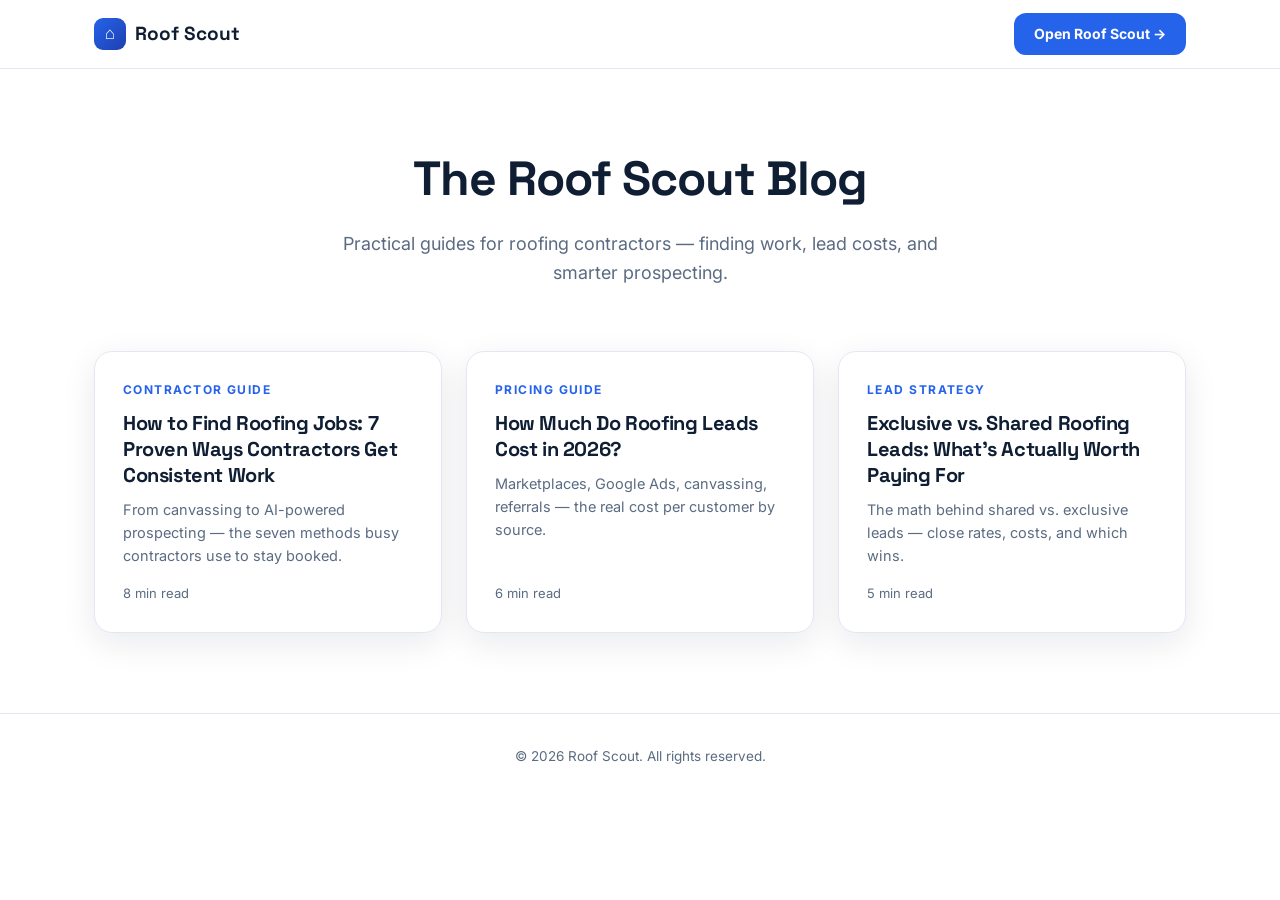
<file: static/blog/index.html>
<!DOCTYPE html>
<html lang="en">
<head>
<meta charset="UTF-8">
<meta name="viewport" content="width=device-width, initial-scale=1.0">
<title>Roof Scout Blog — Roofing Leads, Prospecting & Contractor Growth</title>
<meta name="description" content="Practical guides for roofing contractors: finding jobs, roofing lead costs, exclusive vs. shared leads, and smarter prospecting.">
<link rel="preconnect" href="https://fonts.googleapis.com">
<link href="https://fonts.googleapis.com/css2?family=Inter:wght@400;500;600;700;800&family=Space+Grotesk:wght@500;600;700&display=swap" rel="stylesheet">
<style>
:root{--navy:#0B1B33;--blue:#2563EB;--blue-dark:#1D4ED8;--text:#0F1E33;--muted:#5B6B82;--border:#E2E8F2;--bg-soft:#F5F8FC;--radius:18px;--shadow:0 10px 34px rgba(11,27,51,.09)}
*{box-sizing:border-box;margin:0;padding:0}
body{font-family:'Inter',system-ui,sans-serif;color:var(--text);line-height:1.6;-webkit-font-smoothing:antialiased}
h1,h2{font-family:'Space Grotesk','Inter',sans-serif;letter-spacing:-.02em}
.wrap{max-width:1140px;margin:0 auto;padding:0 24px}
.nav{position:sticky;top:0;z-index:100;background:rgba(255,255,255,.92);backdrop-filter:blur(12px);border-bottom:1px solid var(--border)}
.nav .nwrap{max-width:1140px;margin:0 auto;padding:0 24px;display:flex;align-items:center;justify-content:space-between;height:68px}
.brand{display:flex;align-items:center;gap:9px;font-family:'Space Grotesk',sans-serif;font-weight:700;font-size:19px;color:var(--text);text-decoration:none}
.brand-mark{width:32px;height:32px;border-radius:9px;background:linear-gradient(135deg,var(--blue),#1e40af);color:#fff;display:flex;align-items:center;justify-content:center;font-size:17px}
.btn{display:inline-flex;align-items:center;justify-content:center;font-weight:700;border-radius:12px;text-decoration:none;border:none;font-family:'Inter',sans-serif;background:var(--blue);color:#fff;padding:10px 20px;font-size:14px;white-space:nowrap}
.btn:hover{background:var(--blue-dark)}
.hero{padding:72px 0 40px;text-align:center}
.hero h1{font-size:clamp(32px,4.5vw,48px);margin-bottom:12px}
.hero p{color:var(--muted);font-size:18px;max-width:600px;margin:0 auto}
.posts{display:grid;grid-template-columns:repeat(3,1fr);gap:24px;padding:24px 0 80px}
.post{background:#fff;border:1px solid var(--border);border-radius:var(--radius);overflow:hidden;box-shadow:var(--shadow);text-decoration:none;color:inherit;display:flex;flex-direction:column;transition:transform .15s}
.post:hover{transform:translateY(-4px)}
.post-body{padding:28px;display:flex;flex-direction:column;flex:1}
.post .kicker{font-size:12px;font-weight:700;letter-spacing:.12em;text-transform:uppercase;color:var(--blue);margin-bottom:10px}
.post h2{font-size:20px;margin-bottom:10px;line-height:1.3}
.post p{font-size:14.5px;color:var(--muted);flex:1}
.post .meta{font-size:13px;color:var(--muted);margin-top:16px}
@media(max-width:900px){.posts{grid-template-columns:1fr;max-width:520px;margin:0 auto}}
footer{border-top:1px solid var(--border);padding:32px 0;color:var(--muted);font-size:13.5px;text-align:center}
</style>
</head>
<body>
<nav class="nav"><div class="nwrap">
<a class="brand" href="/"><span class="brand-mark">⌂</span>Roof Scout</a>
<a class="btn" href="/app">Open Roof Scout →</a>
</div></nav>
<div class="wrap">
<div class="hero">
<h1>The Roof Scout Blog</h1>
<p>Practical guides for roofing contractors — finding work, lead costs, and smarter prospecting.</p>
</div>
<div class="posts">
<a class="post" href="/blog/how-to-find-roofing-jobs">
<div class="post-body">
<span class="kicker">Contractor Guide</span>
<h2>How to Find Roofing Jobs: 7 Proven Ways Contractors Get Consistent Work</h2>
<p>From canvassing to AI-powered prospecting — the seven methods busy contractors use to stay booked.</p>
<span class="meta">8 min read</span>
</div></a>
<a class="post" href="/blog/roofing-lead-costs-2026">
<div class="post-body">
<span class="kicker">Pricing Guide</span>
<h2>How Much Do Roofing Leads Cost in 2026?</h2>
<p>Marketplaces, Google Ads, canvassing, referrals — the real cost per customer by source.</p>
<span class="meta">6 min read</span>
</div></a>
<a class="post" href="/blog/exclusive-vs-shared-roofing-leads">
<div class="post-body">
<span class="kicker">Lead Strategy</span>
<h2>Exclusive vs. Shared Roofing Leads: What's Actually Worth Paying For</h2>
<p>The math behind shared vs. exclusive leads — close rates, costs, and which wins.</p>
<span class="meta">5 min read</span>
</div></a>
</div>
</div>
<footer>© 2026 Roof Scout. All rights reserved.</footer>
</body>
</html>
</file>
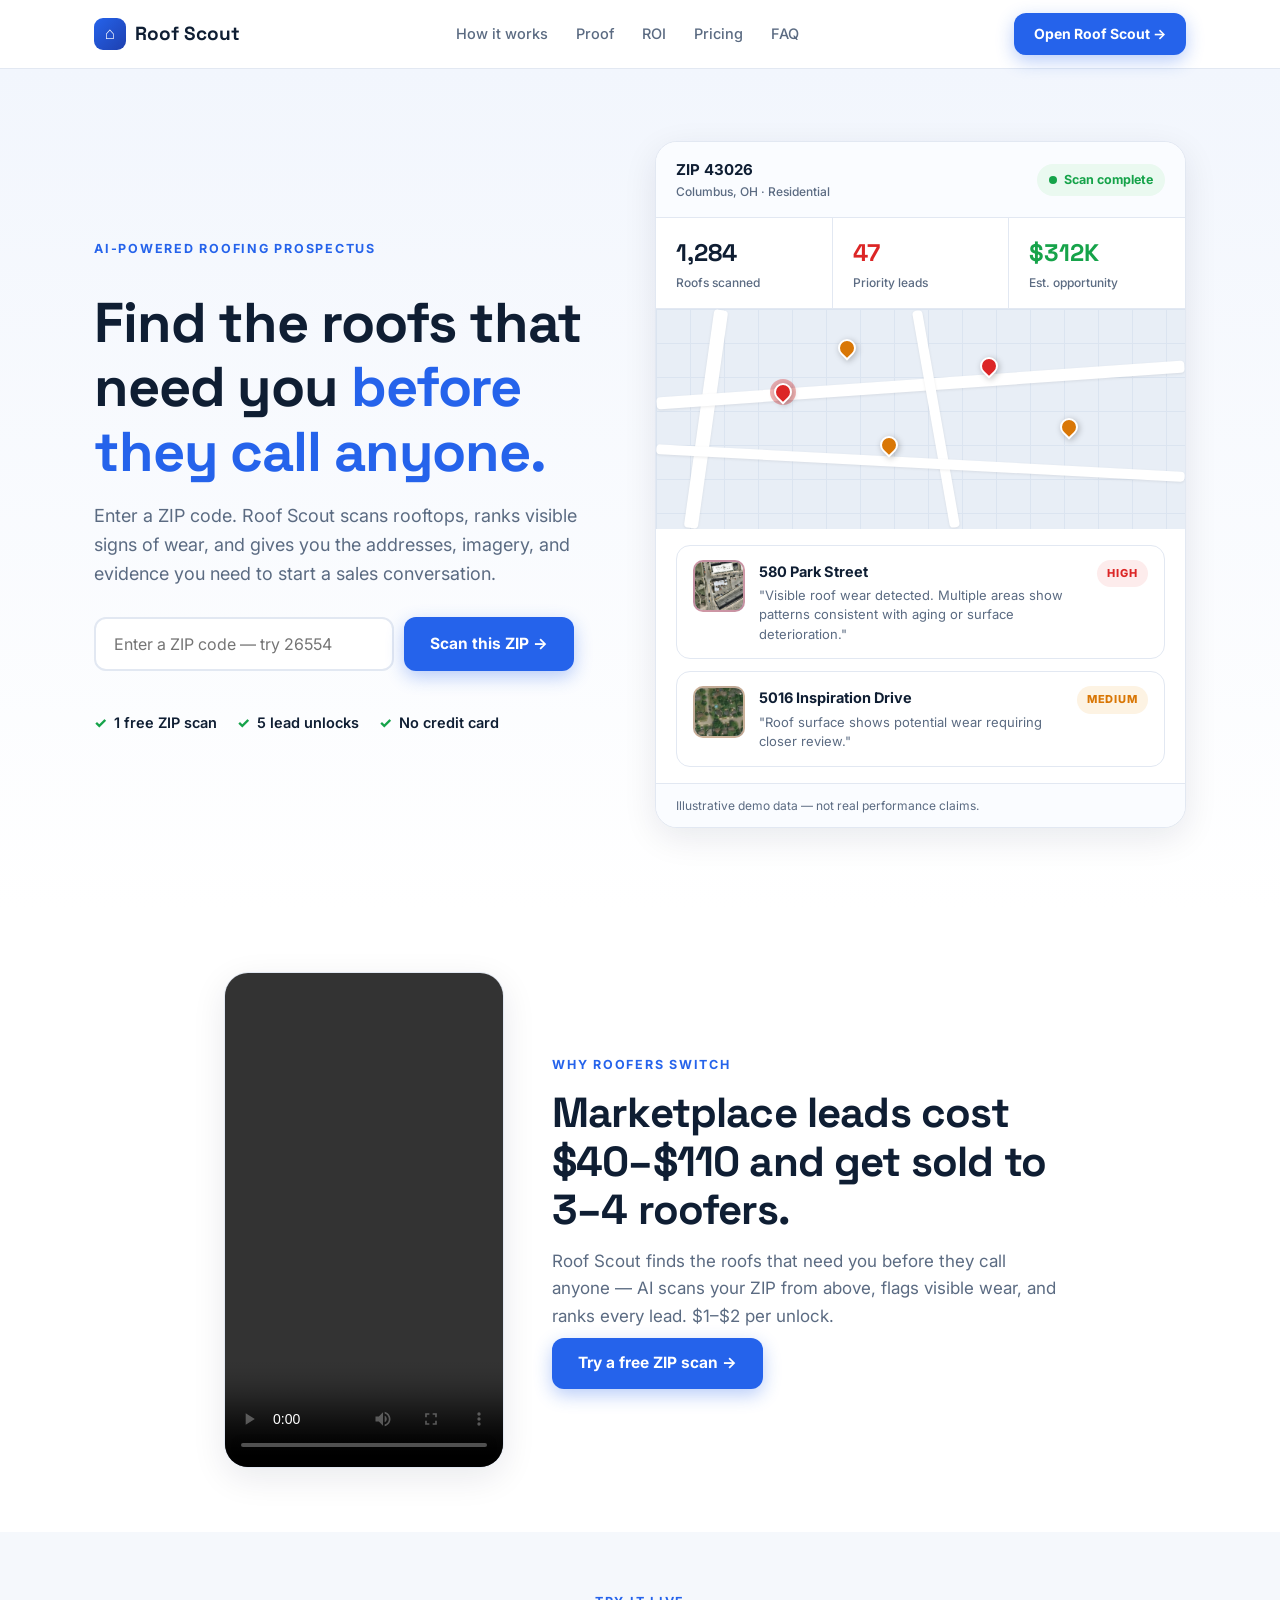
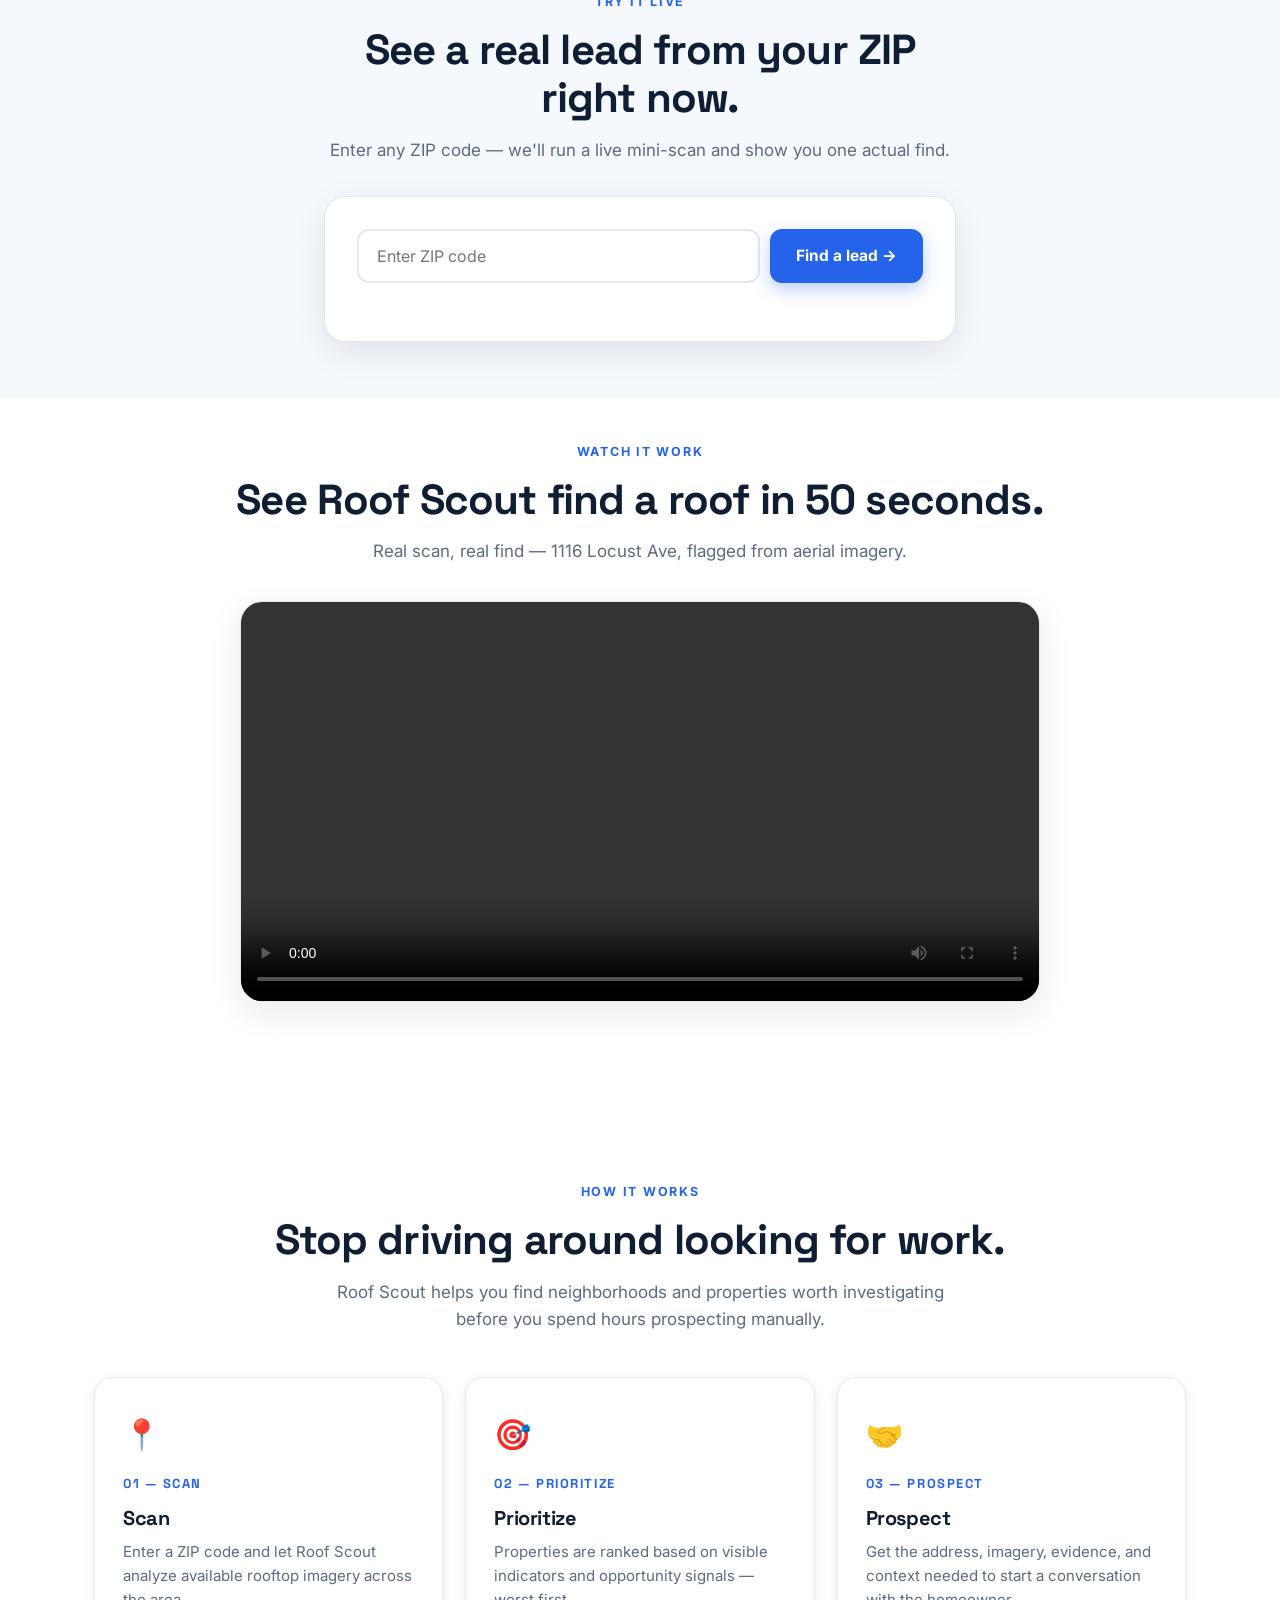
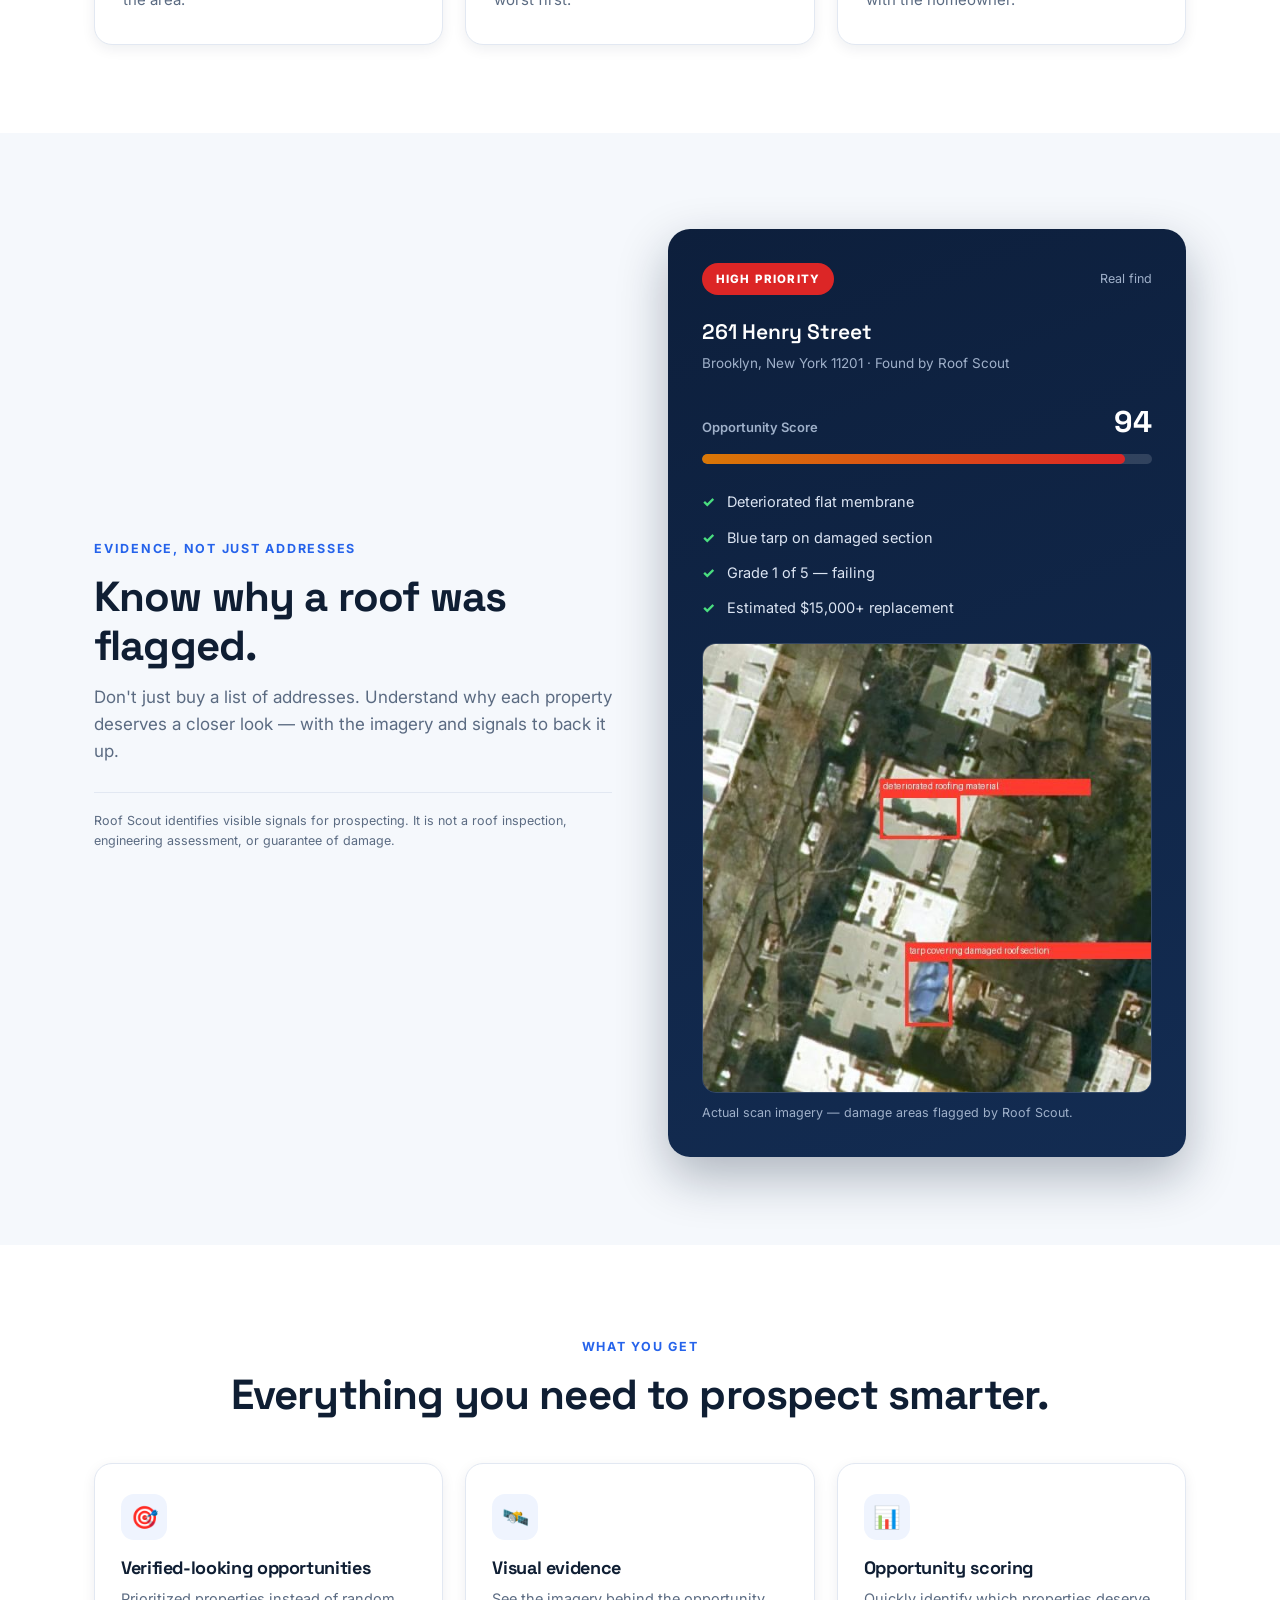
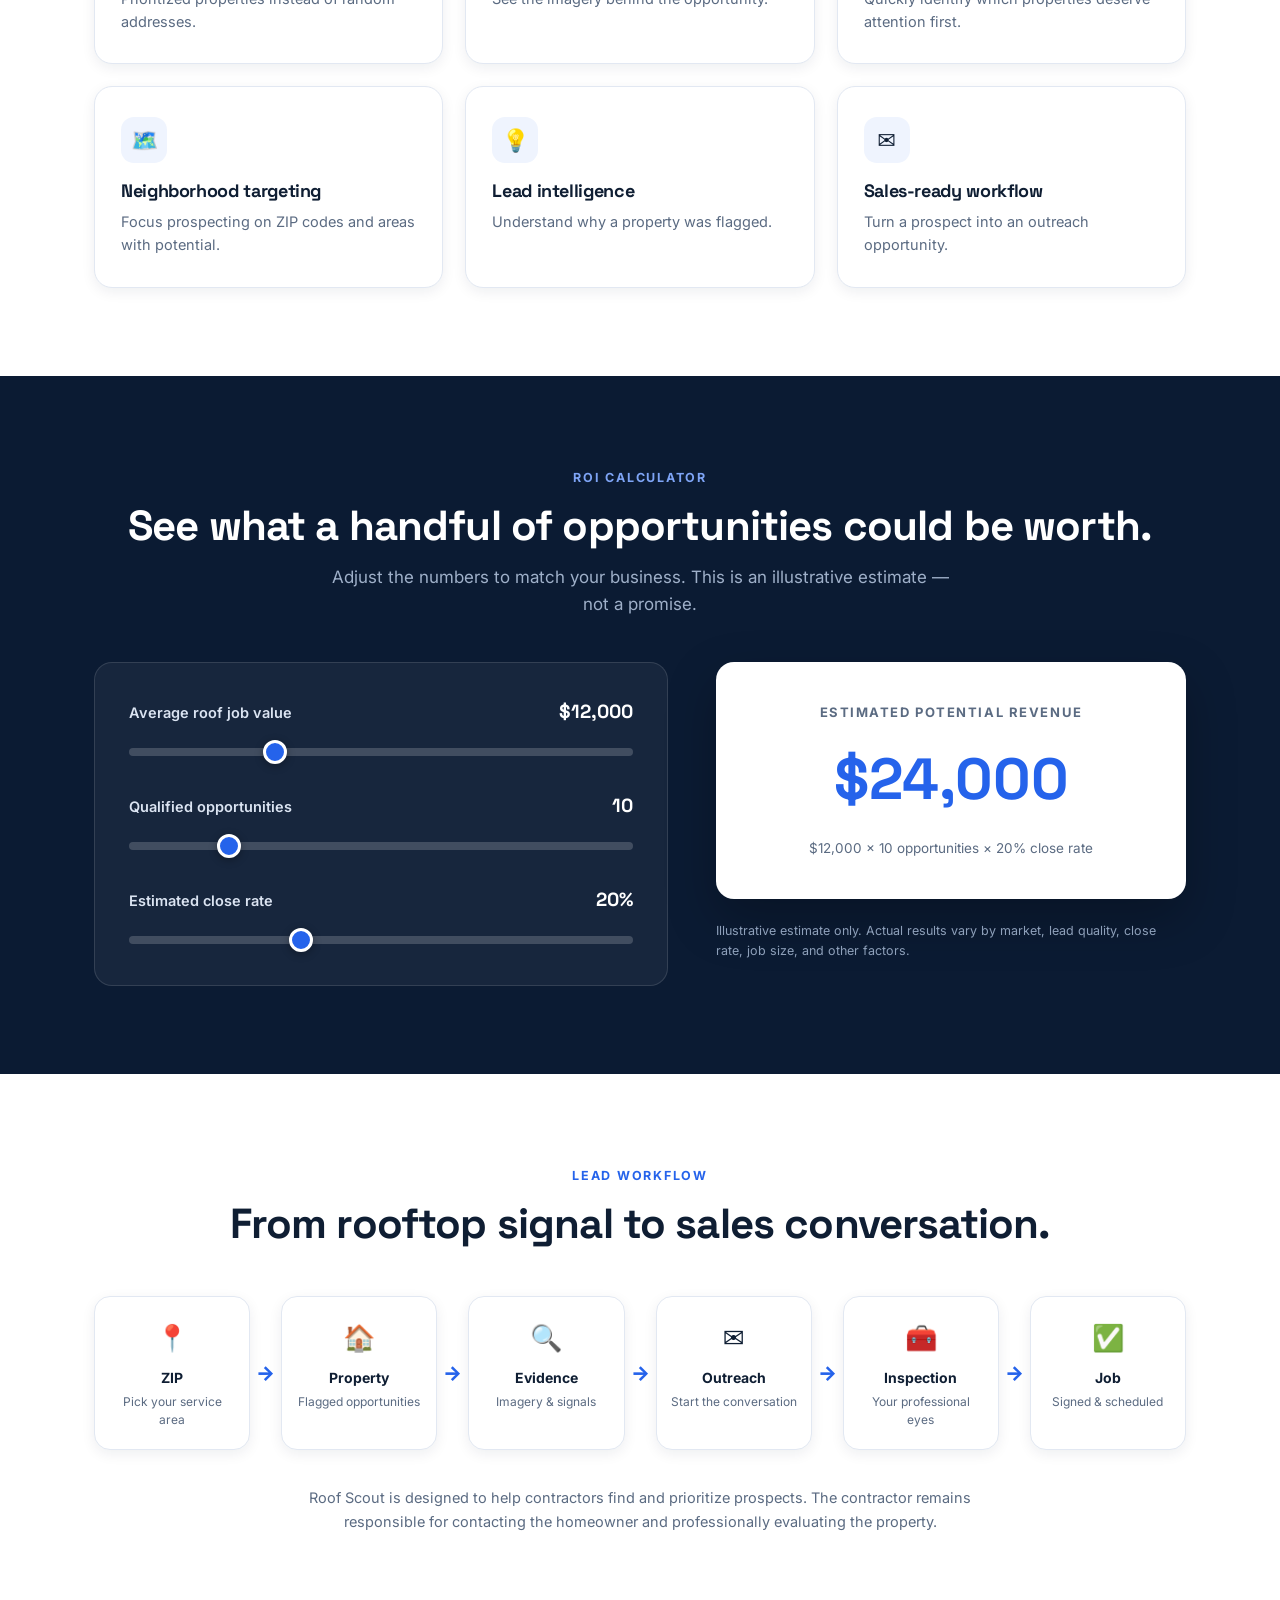
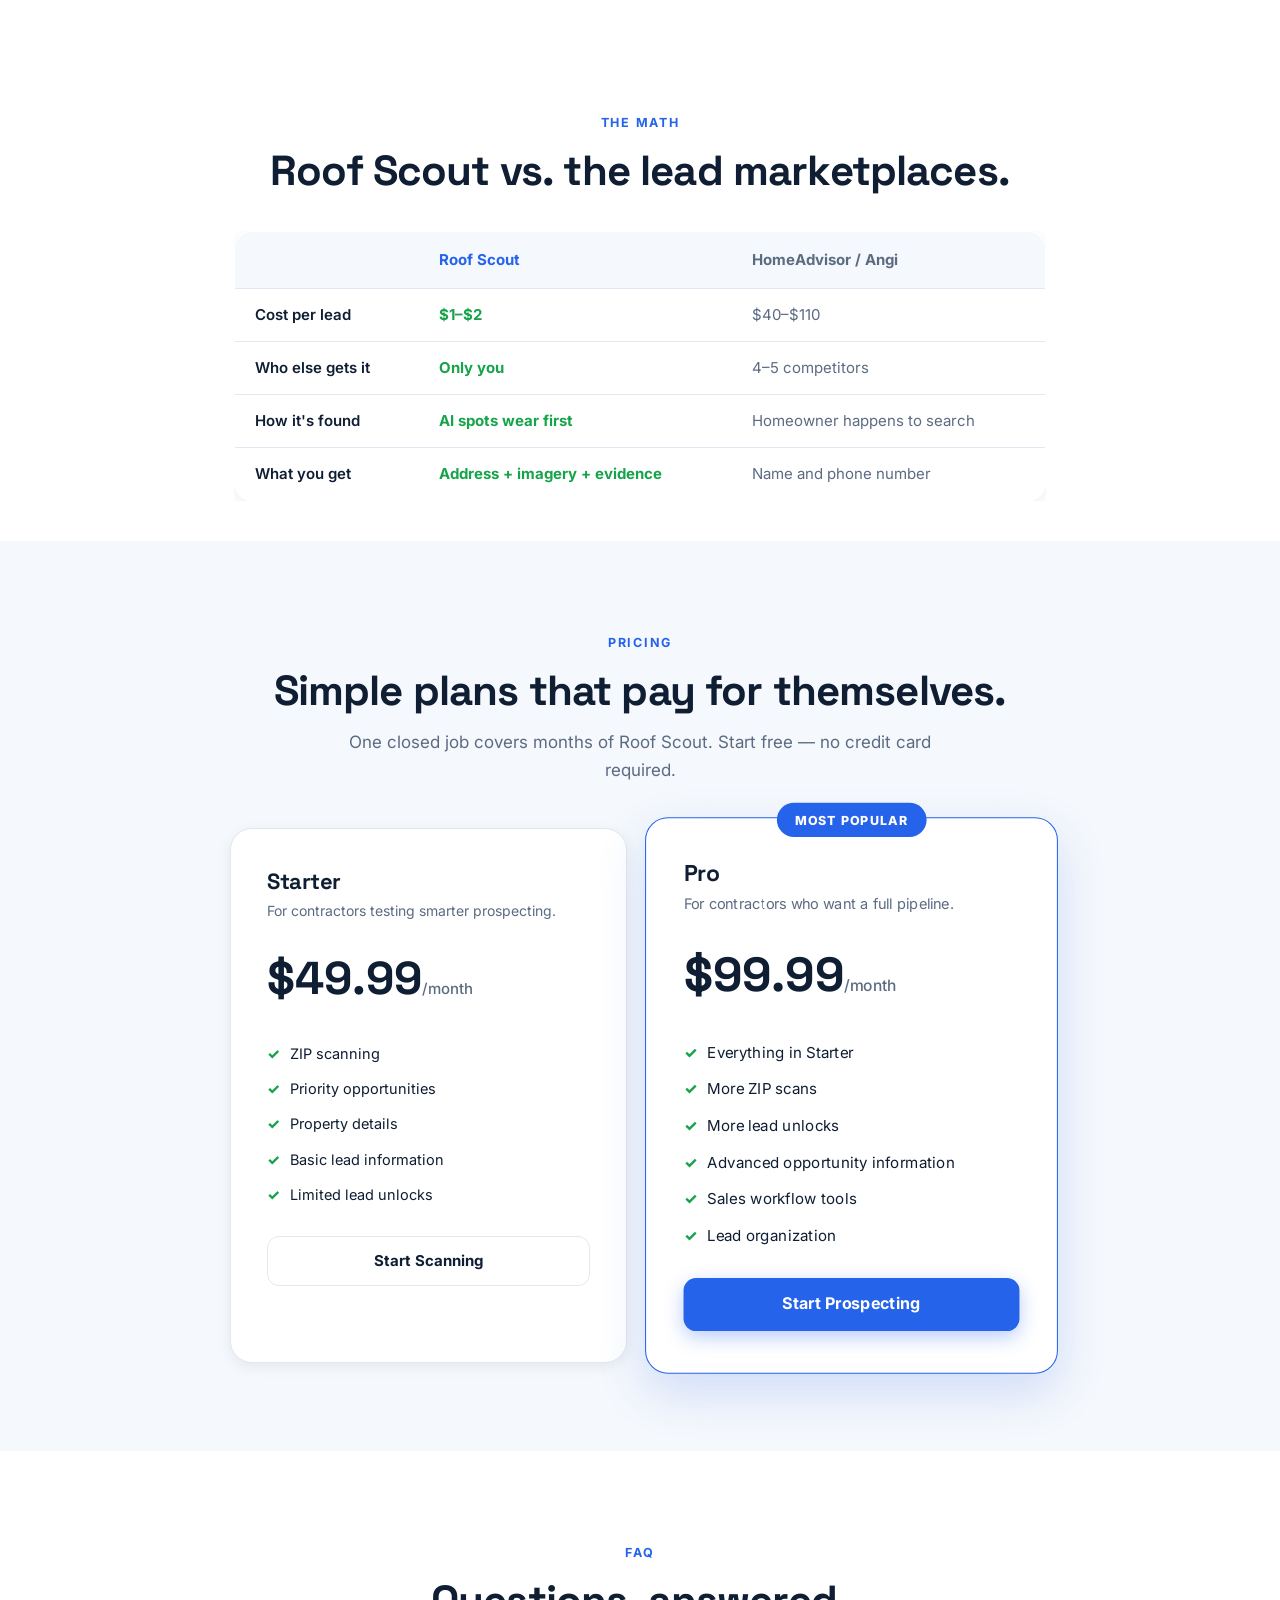
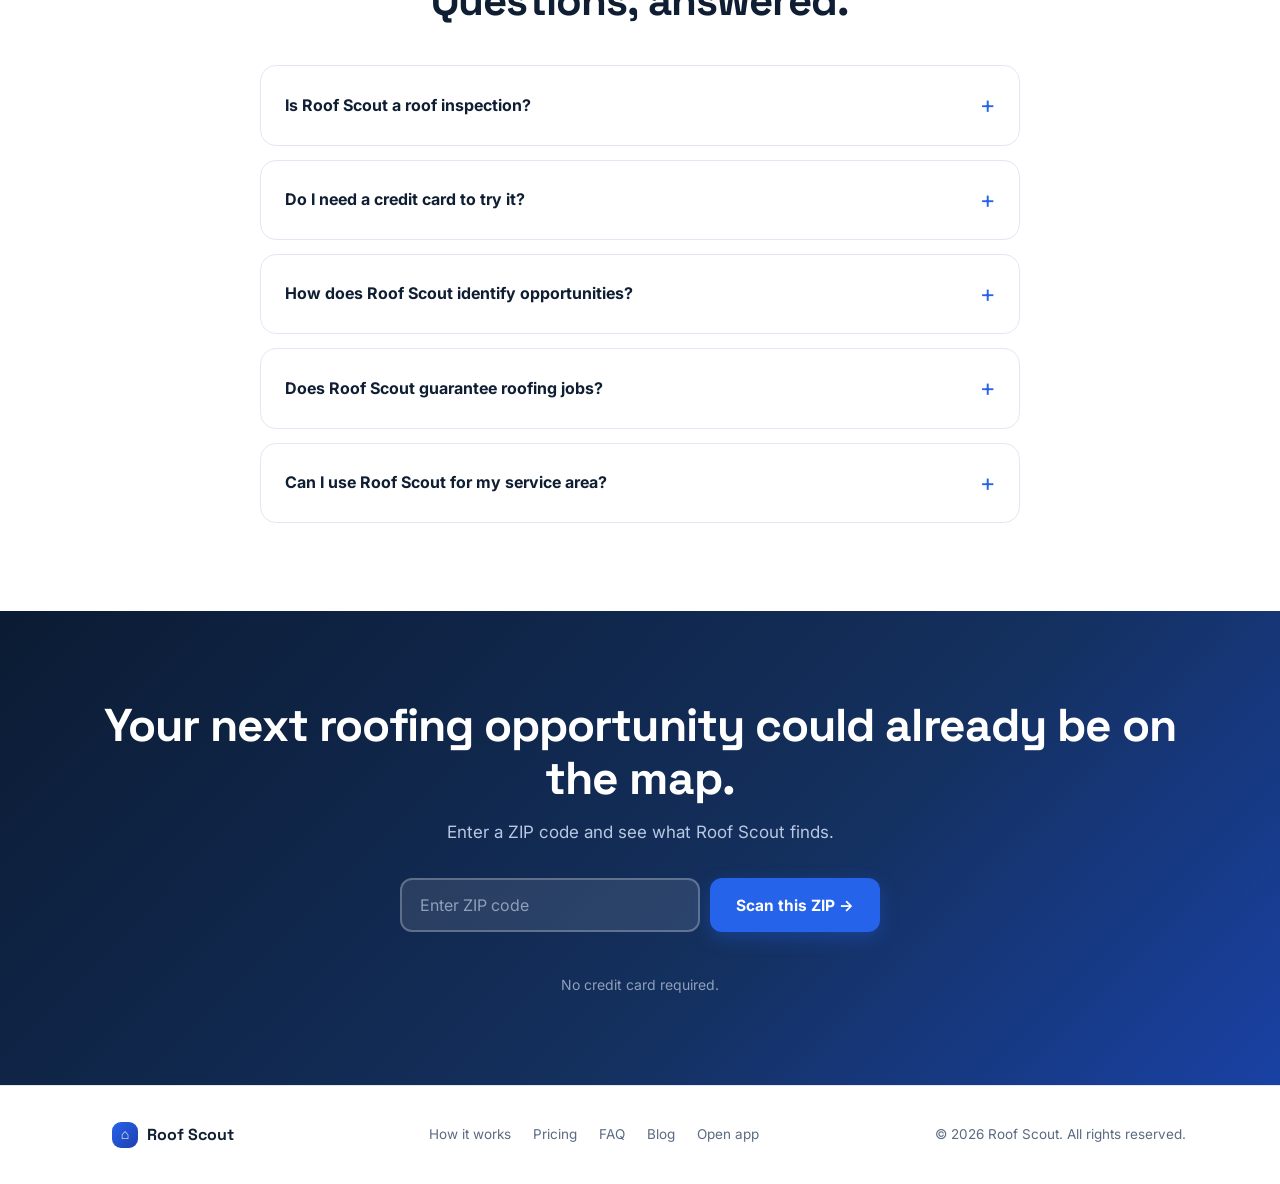
<file: static/landing.html>
<!DOCTYPE html>
<html lang="en">
<head>
<meta charset="UTF-8">
<meta name="viewport" content="width=device-width, initial-scale=1.0">
<title>Roof Scout — Find the Roofs That Need You Before They Call Anyone</title>
<meta name="description" content="Roof Scout helps roofing contractors find residential roofs showing visible signs of wear, prioritize opportunities, and prospect smarter with imagery and evidence.">
<meta property="og:title" content="Roof Scout — Find the Roofs That Need You Before They Call Anyone">
<meta property="og:description" content="Roof Scout helps roofing contractors find residential roofs showing visible signs of wear, prioritize opportunities, and prospect smarter with imagery and evidence.">
<meta property="og:type" content="website">
<meta property="og:url" content="https://getveridatenow.com/">
<link rel="preconnect" href="https://fonts.googleapis.com">
<link rel="preconnect" href="https://fonts.gstatic.com" crossorigin>
<link href="https://fonts.googleapis.com/css2?family=Inter:wght@400;500;600;700;800&family=Space+Grotesk:wght@500;600;700&display=swap" rel="stylesheet">
<style>
:root{
  --navy:#0B1B33; --navy-2:#12294d; --blue:#2563EB; --blue-dark:#1D4ED8;
  --blue-soft:#EFF4FE; --bg:#ffffff; --bg-soft:#F5F8FC; --bg-softer:#FAFCFF;
  --text:#0F1E33; --muted:#5B6B82; --border:#E2E8F2;
  --green:#16A34A; --green-soft:#EAF9F0; --red:#DC2626; --red-soft:#FDECEC;
  --amber:#D97706; --amber-soft:#FDF3E3;
  --radius:18px; --shadow:0 10px 34px rgba(11,27,51,.09);
  --shadow-sm:0 4px 14px rgba(11,27,51,.07);
}
*{box-sizing:border-box;margin:0;padding:0}
html{scroll-behavior:smooth}
body{font-family:'Inter',system-ui,sans-serif;color:var(--text);background:var(--bg);line-height:1.6;-webkit-font-smoothing:antialiased}
h1,h2,h3{font-family:'Space Grotesk','Inter',sans-serif;line-height:1.15;letter-spacing:-.02em}
.wrap{max-width:1140px;margin:0 auto;padding:0 24px}
section{padding:88px 0}
.kicker{display:inline-block;font-size:12.5px;font-weight:700;letter-spacing:.14em;text-transform:uppercase;color:var(--blue);margin-bottom:14px}
.sec-title{font-size:clamp(28px,4vw,42px);font-weight:700;margin-bottom:14px}
.sec-sub{font-size:17px;color:var(--muted);max-width:640px}
.center{text-align:center}.center .sec-sub{margin:0 auto}

/* ---------- Nav ---------- */
.nav{position:sticky;top:0;z-index:100;background:rgba(255,255,255,.92);backdrop-filter:blur(12px);border-bottom:1px solid var(--border)}
.nav .wrap{display:flex;align-items:center;justify-content:space-between;height:68px}
.brand{display:flex;align-items:center;gap:9px;font-family:'Space Grotesk',sans-serif;font-weight:700;font-size:19px;color:var(--text);text-decoration:none}
.brand-mark{width:32px;height:32px;border-radius:9px;background:linear-gradient(135deg,var(--blue),#1e40af);color:#fff;display:flex;align-items:center;justify-content:center;font-size:17px}
.nav-links{display:flex;gap:28px}
.nav-links a{font-size:14.5px;font-weight:500;color:var(--muted);text-decoration:none}
.nav-links a:hover{color:var(--text)}
.btn{display:inline-flex;align-items:center;justify-content:center;gap:8px;font-weight:700;border-radius:12px;text-decoration:none;cursor:pointer;border:none;font-family:'Inter',sans-serif;transition:transform .12s ease,box-shadow .12s ease}
.btn:active{transform:translateY(1px)}
.btn-primary{background:var(--blue);color:#fff;padding:13px 26px;font-size:15.5px;box-shadow:0 6px 18px rgba(37,99,235,.32)}
.btn-primary:hover{background:var(--blue-dark)}
.btn-sm{padding:10px 20px;font-size:14px;white-space:nowrap}
.btn-outline{background:#fff;color:var(--text);border:1.5px solid var(--border);padding:12px 24px;font-size:15px}
.btn-outline:hover{border-color:var(--blue);color:var(--blue)}
@media(max-width:860px){.nav-links{display:none}}

/* ---------- Hero ---------- */
.hero{background:linear-gradient(180deg,#F2F6FD 0%,#FFFFFF 100%);padding:72px 0 80px;overflow:hidden}
.hero-grid{display:grid;grid-template-columns:1fr 1.05fr;gap:56px;align-items:center}
.hero h1{font-size:clamp(36px,5vw,56px);font-weight:700;margin:18px 0 18px}
.hero h1 .accent{color:var(--blue)}
.hero .sub{font-size:18px;color:var(--muted);max-width:520px;margin-bottom:28px}
.zip-form{display:flex;gap:10px;max-width:480px}
.zip-form input{flex:1;min-width:0;padding:15px 18px;font-size:16px;border:2px solid var(--border);border-radius:12px;font-family:'Inter',sans-serif;outline:none;transition:border-color .15s}
.zip-form input:focus{border-color:var(--blue)}
.zip-form input.invalid{border-color:var(--red)}
.zip-msg{font-size:13.5px;color:var(--red);min-height:20px;margin-top:6px}
.hero-checks{display:flex;gap:20px;flex-wrap:wrap;margin-top:14px;font-size:14.5px;font-weight:600;color:var(--text)}
.hero-checks span{display:flex;align-items:center;gap:7px}
.hero-checks .tick{color:var(--green);font-weight:800}

/* Dashboard mockup */
.dash{background:#fff;border:1px solid var(--border);border-radius:22px;box-shadow:var(--shadow);overflow:hidden}
.dash-head{display:flex;align-items:center;justify-content:space-between;padding:16px 20px;border-bottom:1px solid var(--border);background:var(--bg-softer)}
.dash-head .zip{font-weight:700;font-size:15px}
.dash-head .zip small{display:block;font-weight:500;color:var(--muted);font-size:12px}
.scan-badge{display:inline-flex;align-items:center;gap:7px;font-size:12.5px;font-weight:700;color:var(--green);background:var(--green-soft);padding:6px 12px;border-radius:999px;white-space:nowrap}
.scan-badge .dot{width:8px;height:8px;border-radius:50%;background:var(--green)}
.dash-stats{display:grid;grid-template-columns:repeat(3,1fr);border-bottom:1px solid var(--border)}
.stat{padding:16px 20px;border-right:1px solid var(--border)}
.stat:last-child{border-right:none}
.stat .num{font-family:'Space Grotesk',sans-serif;font-size:24px;font-weight:700}
.stat .lbl{font-size:12px;color:var(--muted);font-weight:500}
.dash-map{position:relative;height:220px;background:#E8EEF6;overflow:hidden;
  background-image:linear-gradient(#dbe4f0 1px,transparent 1px),linear-gradient(90deg,#dbe4f0 1px,transparent 1px);
  background-size:34px 34px}
.road{position:absolute;background:#fff;border-radius:4px;box-shadow:0 1px 3px rgba(0,0,0,.08)}
.pin{position:absolute;transform:translate(-50%,-100%);display:flex;flex-direction:column;align-items:center}
.pin .head{width:18px;height:18px;border-radius:50% 50% 50% 0;transform:rotate(-45deg);border:2.5px solid #fff;box-shadow:0 2px 6px rgba(0,0,0,.25)}
.pin.high .head{background:var(--red)}
.pin.med .head{background:var(--amber)}
.pin .pulse{position:absolute;top:-4px;width:26px;height:26px;border-radius:50%;opacity:.35;animation:pulse 2.2s infinite}
.pin.high .pulse{background:var(--red)}
@keyframes pulse{0%{transform:scale(.6);opacity:.4}70%{transform:scale(1.4);opacity:0}100%{opacity:0}}
.dash-leads{padding:16px 20px;display:flex;flex-direction:column;gap:12px;background:#fff}
.lead-card{border:1px solid var(--border);border-radius:14px;padding:14px 16px;display:flex;gap:14px;align-items:flex-start}
.lead-thumb{width:52px;height:52px;border-radius:10px;background:linear-gradient(135deg,#c9d6ea,#aebfdf);flex-shrink:0;position:relative;overflow:hidden}
img.lead-thumb{position:relative}
.lead-thumb{border:2px solid rgba(220,38,38,.35)}
.lead-card.med .lead-thumb{border-color:rgba(217,119,6,.35)}
.lead-info{flex:1;min-width:0}
.lead-info .addr{font-weight:700;font-size:14.5px}
.lead-info .note{font-size:13px;color:var(--muted);margin-top:3px;line-height:1.5}
.prio{font-size:11px;font-weight:800;letter-spacing:.08em;padding:5px 10px;border-radius:999px;white-space:nowrap;flex-shrink:0}
.prio.high{background:var(--red-soft);color:var(--red)}
.prio.med{background:var(--amber-soft);color:var(--amber)}
.dash-foot{padding:12px 20px;border-top:1px solid var(--border);font-size:12px;color:var(--muted);background:var(--bg-softer)}
@media(max-width:960px){.hero-grid{grid-template-columns:1fr}.hero{padding:52px 0 60px}}

/* ---------- Steps ---------- */
.steps{display:grid;grid-template-columns:repeat(3,1fr);gap:22px;margin-top:44px}
.step{background:#fff;border:1px solid var(--border);border-radius:var(--radius);padding:32px 28px;box-shadow:var(--shadow-sm)}
.step .num{font-family:'Space Grotesk',sans-serif;font-size:13px;font-weight:700;color:var(--blue);letter-spacing:.12em;margin-bottom:12px}
.step h3{font-size:20px;margin-bottom:10px}
.step p{font-size:15px;color:var(--muted)}
.step .icon{font-size:30px;margin-bottom:16px}
@media(max-width:860px){.steps{grid-template-columns:1fr}}

/* ---------- Proof / dark card ---------- */
.proof-sec{background:var(--bg-soft)}
.proof-grid{display:grid;grid-template-columns:1fr 1fr;gap:56px;align-items:center;margin-top:8px}
.flag-card{background:linear-gradient(160deg,#0d1f3c,#132c52);border-radius:22px;padding:34px;color:#fff;box-shadow:0 20px 50px rgba(11,27,51,.3)}
.flag-top{display:flex;justify-content:space-between;align-items:center;margin-bottom:20px;gap:12px;flex-wrap:wrap}
.flag-badge{background:var(--red);color:#fff;font-size:11.5px;font-weight:800;letter-spacing:.1em;padding:7px 14px;border-radius:999px;white-space:nowrap}
.flag-addr{font-family:'Space Grotesk',sans-serif;font-size:21px;font-weight:600;margin-bottom:4px}
.flag-sub{font-size:13.5px;color:#9fb0c9;margin-bottom:24px}
.score-row{display:flex;justify-content:space-between;align-items:baseline;margin-bottom:8px}
.score-row .lbl{font-size:13px;color:#9fb0c9;font-weight:600}
.score-row .val{font-family:'Space Grotesk',sans-serif;font-size:30px;font-weight:700;color:#fff}
.score-bar{height:10px;border-radius:999px;background:rgba(255,255,255,.14);overflow:hidden;margin-bottom:26px}
.score-fill{height:100%;width:87%;border-radius:999px;background:linear-gradient(90deg,var(--amber),var(--red))}
.evidence{list-style:none;display:flex;flex-direction:column;gap:12px}
.evidence li{display:flex;gap:12px;align-items:flex-start;font-size:14.5px;color:#dbe4f2}
.evidence .ck{color:#4ade80;font-weight:800;flex-shrink:0}
.disclaimer{font-size:12.5px;color:var(--muted);margin-top:26px;line-height:1.6;border-top:1px solid var(--border);padding-top:18px}
@media(max-width:960px){.proof-grid{grid-template-columns:1fr}}

/* ---------- Features ---------- */
.feat-grid{display:grid;grid-template-columns:repeat(3,1fr);gap:22px;margin-top:44px}
.feat{background:#fff;border:1px solid var(--border);border-radius:var(--radius);padding:30px 26px;box-shadow:var(--shadow-sm);transition:transform .15s ease,box-shadow .15s ease}
.feat:hover{transform:translateY(-3px);box-shadow:var(--shadow)}
.feat .icon{width:46px;height:46px;border-radius:13px;background:var(--blue-soft);display:flex;align-items:center;justify-content:center;font-size:22px;margin-bottom:18px}
.feat h3{font-size:18px;margin-bottom:8px}
.feat p{font-size:14.5px;color:var(--muted)}
@media(max-width:960px){.feat-grid{grid-template-columns:repeat(2,1fr)}}
@media(max-width:620px){.feat-grid{grid-template-columns:1fr}}

/* ---------- ROI ---------- */
.roi-sec{background:var(--navy);color:#fff}
.roi-sec .kicker{color:#7ea4f5}
.roi-sec .sec-sub{color:#9fb0c9}
.roi-grid{display:grid;grid-template-columns:1.1fr .9fr;gap:48px;margin-top:44px;align-items:start}
.roi-controls{background:rgba(255,255,255,.05);border:1px solid rgba(255,255,255,.12);border-radius:var(--radius);padding:34px}
.roi-field{margin-bottom:28px}
.roi-field:last-child{margin-bottom:0}
.roi-field .row{display:flex;justify-content:space-between;align-items:baseline;margin-bottom:10px}
.roi-field label{font-size:14.5px;font-weight:600;color:#dbe4f2}
.roi-field .val{font-family:'Space Grotesk',sans-serif;font-size:19px;font-weight:700;color:#fff}
input[type=range]{width:100%;appearance:none;-webkit-appearance:none;height:8px;border-radius:999px;background:rgba(255,255,255,.18);outline:none}
input[type=range]::-webkit-slider-thumb{-webkit-appearance:none;width:24px;height:24px;border-radius:50%;background:var(--blue);border:3px solid #fff;box-shadow:0 2px 8px rgba(0,0,0,.3);cursor:pointer}
input[type=range]::-moz-range-thumb{width:22px;height:22px;border-radius:50%;background:var(--blue);border:3px solid #fff;cursor:pointer}
.roi-result{background:#fff;color:var(--text);border-radius:var(--radius);padding:40px 34px;text-align:center;box-shadow:0 20px 50px rgba(0,0,0,.25)}
.roi-result .lbl{font-size:13px;font-weight:700;letter-spacing:.12em;text-transform:uppercase;color:var(--muted);margin-bottom:10px}
.roi-result .big{font-family:'Space Grotesk',sans-serif;font-size:clamp(40px,5vw,58px);font-weight:700;color:var(--blue)}
.roi-result .math{font-size:13.5px;color:var(--muted);margin-top:12px}
.roi-disc{font-size:12.5px;color:#8ea0ba;margin-top:22px;line-height:1.6}
@media(max-width:960px){.roi-grid{grid-template-columns:1fr}}

/* ---------- Workflow ---------- */
.flow{display:flex;align-items:stretch;justify-content:center;margin-top:48px}
.flow-step{background:#fff;border:1.5px solid var(--border);border-radius:16px;padding:20px 14px;text-align:center;flex:1;min-width:0;box-shadow:var(--shadow-sm)}
.flow-step .icon{font-size:26px;margin-bottom:8px}
.flow-step .t{font-weight:700;font-size:14px}
.flow-step .d{font-size:12px;color:var(--muted);margin-top:4px;line-height:1.5}
.flow-arrow{display:flex;align-items:center;justify-content:center;padding:0 6px;color:var(--blue);font-size:20px;font-weight:800;flex-shrink:0}
.workflow-note{max-width:680px;margin:36px auto 0;text-align:center;font-size:14.5px;color:var(--muted)}
@media(max-width:760px){.flow{flex-direction:column}.flow-arrow{transform:rotate(90deg);padding:8px 0}.flow-step{width:100%}}

/* ---------- Pricing ---------- */
.pricing-sec{background:var(--bg-soft)}
.price-grid{display:grid;grid-template-columns:repeat(2,1fr);gap:26px;max-width:820px;margin:44px auto 0}
.price-card{background:#fff;border:1.5px solid var(--border);border-radius:22px;padding:40px 36px;position:relative;box-shadow:var(--shadow-sm)}
.price-card.pro{border-color:var(--blue);box-shadow:0 18px 46px rgba(37,99,235,.18)}
@media(min-width:761px){.price-card.pro{transform:scale(1.04)}}
.pop-badge{position:absolute;top:-15px;left:50%;transform:translateX(-50%);background:var(--blue);color:#fff;font-size:12px;font-weight:800;letter-spacing:.08em;padding:7px 18px;border-radius:999px;white-space:nowrap}
.price-card h3{font-size:22px;margin-bottom:6px}
.price-card .pdesc{font-size:14px;color:var(--muted);margin-bottom:20px}
.price{font-family:'Space Grotesk',sans-serif;font-size:46px;font-weight:700}
.price small{font-family:'Inter',sans-serif;font-size:15px;font-weight:500;color:var(--muted)}
.price-feats{list-style:none;margin:26px 0 30px;display:flex;flex-direction:column;gap:12px}
.price-feats li{display:flex;gap:10px;font-size:14.5px;align-items:flex-start}
.price-feats .ck{color:var(--green);font-weight:800;flex-shrink:0}
.price-card .btn{width:100%}
@media(max-width:760px){.price-grid{grid-template-columns:1fr}}

/* ---------- FAQ ---------- */
.faq-list{max-width:760px;margin:40px auto 0;display:flex;flex-direction:column;gap:14px}
.faq-item{background:#fff;border:1px solid var(--border);border-radius:16px;overflow:hidden}
.faq-item summary{padding:20px 24px;font-weight:700;font-size:16px;cursor:pointer;list-style:none;display:flex;justify-content:space-between;align-items:center;gap:16px}
.faq-item summary::-webkit-details-marker{display:none}
.faq-item summary::after{content:"+";font-size:24px;font-weight:400;color:var(--blue);flex-shrink:0}
.faq-item[open] summary::after{content:"\2013"}
.faq-item .a{padding:0 24px 22px;font-size:15px;color:var(--muted);line-height:1.7}

/* ---------- Final CTA ---------- */
.final-cta{background:linear-gradient(135deg,#0B1B33 0%,#14305e 60%,#1D4ED8 130%);color:#fff;text-align:center}
.final-cta h2{font-size:clamp(30px,4.5vw,46px);margin-bottom:14px}
.final-cta .sub{color:#b9c8e2;font-size:17px;margin-bottom:32px}
.final-cta .zip-form{margin:0 auto}
.final-cta .zip-form input{background:rgba(255,255,255,.1);border:2px solid rgba(255,255,255,.25);color:#fff}
.final-cta .zip-form input::placeholder{color:#8ea0ba}
.final-cta .zip-form input:focus{border-color:#fff}
.final-cta .zip-msg{color:#fca5a5}
.final-cta .fine{margin-top:16px;font-size:14px;color:#8ea0ba}
@media(max-width:560px){.zip-form{flex-direction:column}.zip-form .btn{width:100%}}

/* ---------- Footer ---------- */
footer{border-top:1px solid var(--border);padding:36px 0;color:var(--muted);font-size:13.5px}
footer .wrap{display:flex;justify-content:space-between;align-items:center;gap:16px;flex-wrap:wrap}
footer nav{display:flex;gap:4px;flex-wrap:wrap}
footer a{color:var(--muted);text-decoration:none;margin-left:18px}
footer a:hover{color:var(--text)}
</style>
</head>
<body>

<nav class="nav" aria-label="Main navigation">
  <div class="wrap">
    <a class="brand" href="#"><span class="brand-mark">⌂</span>Roof Scout</a>
    <div class="nav-links">
      <a href="#how-it-works">How it works</a>
      <a href="#proof">Proof</a>
      <a href="#roi">ROI</a>
      <a href="#pricing">Pricing</a>
      <a href="#faq">FAQ</a>
    </div>
    <a class="btn btn-primary btn-sm" href="/app">Open Roof Scout →</a>
  </div>
</nav>

<header class="hero">
  <div class="wrap hero-grid">
    <div>
      <span class="kicker">AI-powered roofing prospectus</span>
      <h1>Find the roofs that need you <span class="accent">before they call anyone.</span></h1>
      <p class="sub">Enter a ZIP code. Roof Scout scans rooftops, ranks visible signs of wear, and gives you the addresses, imagery, and evidence you need to start a sales conversation.</p>
      <form class="zip-form" id="heroZipForm" novalidate>
        <input type="text" id="heroZip" inputmode="numeric" maxlength="5" placeholder="Enter a ZIP code — try 26554" aria-label="ZIP code">
        <button type="submit" class="btn btn-primary">Scan this ZIP →</button>
      </form>
      <p class="zip-msg" id="heroZipMsg" role="alert"></p>
      <div class="hero-checks">
        <span><span class="tick">✓</span> 1 free ZIP scan</span>
        <span><span class="tick">✓</span> 5 lead unlocks</span>
        <span><span class="tick">✓</span> No credit card</span>
      </div>
    </div>
    <div>
      <div class="dash" role="img" aria-label="Illustrative Roof Scout dashboard showing a ZIP scan with priority leads">
        <div class="dash-head">
          <div class="zip">ZIP 43026<small>Columbus, OH · Residential</small></div>
          <span class="scan-badge"><span class="dot"></span>Scan complete</span>
        </div>
        <div class="dash-stats">
          <div class="stat"><div class="num">1,284</div><div class="lbl">Roofs scanned</div></div>
          <div class="stat"><div class="num" style="color:var(--red)">47</div><div class="lbl">Priority leads</div></div>
          <div class="stat"><div class="num" style="color:var(--green)">$312K</div><div class="lbl">Est. opportunity</div></div>
        </div>
        <div class="dash-map" aria-hidden="true">
          <div class="road" style="left:8%;top:0;width:14px;height:100%;transform:rotate(8deg)"></div>
          <div class="road" style="left:0;top:32%;width:100%;height:12px;transform:rotate(-4deg)"></div>
          <div class="road" style="left:52%;top:0;width:10px;height:100%;transform:rotate(-10deg)"></div>
          <div class="road" style="left:0;top:68%;width:100%;height:10px;transform:rotate(3deg)"></div>
          <div class="pin high" style="left:24%;top:42%"><span class="pulse"></span><span class="head"></span></div>
          <div class="pin high" style="left:63%;top:30%"><span class="head"></span></div>
          <div class="pin med" style="left:44%;top:66%"><span class="head"></span></div>
          <div class="pin med" style="left:78%;top:58%"><span class="head"></span></div>
          <div class="pin med" style="left:36%;top:22%"><span class="head"></span></div>
        </div>
        <div class="dash-leads">
          <div class="lead-card">
            <img class="lead-thumb" src="/static/columbus_lead1.jpg" alt="Aerial view of 580 Park Street roof" style="object-fit:cover">
            <div class="lead-info">
              <div class="addr">580 Park Street</div>
              <div class="note">"Visible roof wear detected. Multiple areas show patterns consistent with aging or surface deterioration."</div>
            </div>
            <span class="prio high">HIGH</span>
          </div>
          <div class="lead-card med">
            <img class="lead-thumb" src="/static/columbus_lead2.jpg" alt="Aerial view of 5016 Inspiration Drive roof" style="object-fit:cover">
            <div class="lead-info">
              <div class="addr">5016 Inspiration Drive</div>
              <div class="note">"Roof surface shows potential wear requiring closer review."</div>
            </div>
            <span class="prio med">MEDIUM</span>
          </div>
        </div>
        <div class="dash-foot">Illustrative demo data — not real performance claims.</div>
      </div>
    </div>
  </div>
</header>

<section id="promo" style="padding:64px 0">
  <div class="wrap" style="display:grid;grid-template-columns:280px 1fr;gap:48px;align-items:center;max-width:880px">
    <div style="border-radius:24px;overflow:hidden;box-shadow:var(--shadow);border:1px solid var(--border);max-width:280px;margin:0 auto">
      <video controls playsinline preload="metadata" style="display:block;width:100%;height:auto;aspect-ratio:9/16;object-fit:cover" poster="">
        <source src="/static/mara_promo_v2.mp4" type="video/mp4">
        Your browser does not support the video tag.
      </video>
    </div>
    <div>
      <span class="kicker">Why roofers switch</span>
      <h2 class="sec-title" style="text-align:left">Marketplace leads cost $40–$110 and get sold to 3–4 roofers.</h2>
      <p class="sec-sub" style="text-align:left;margin-left:0">Roof Scout finds the roofs that need you before they call anyone — AI scans your ZIP from above, flags visible wear, and ranks every lead. $1–$2 per unlock.</p>
      <a href="#live-scan" class="btn btn-primary" style="margin-top:8px">Try a free ZIP scan →</a>
    </div>
  </div>
</section>

<section id="live-scan" style="padding:56px 0;background:var(--bg-soft)">
  <div class="wrap" style="max-width:680px">
    <div class="center">
      <span class="kicker">Try it live</span>
      <h2 class="sec-title">See a real lead from your ZIP right now.</h2>
      <p class="sec-sub">Enter any ZIP code — we'll run a live mini-scan and show you one actual find.</p>
    </div>
    <div style="background:#fff;border:1px solid var(--border);border-radius:22px;padding:32px;margin-top:32px;box-shadow:var(--shadow)">
      <form id="liveScanForm" class="zip-form" style="max-width:none" novalidate>
        <input type="text" id="liveZip" inputmode="numeric" maxlength="5" placeholder="Enter ZIP code" aria-label="ZIP code">
        <button type="submit" class="btn btn-primary" id="liveScanBtn">Find a lead →</button>
      </form>
      <p class="zip-msg" id="liveScanMsg" role="alert"></p>
      <div id="liveResult" style="display:none;margin-top:24px;border:1px solid var(--border);border-radius:16px;padding:24px">
        <div style="display:flex;justify-content:space-between;align-items:start;gap:12px;margin-bottom:12px">
          <div>
            <div id="liveAddr" style="font-weight:700;font-size:18px;filter:blur(5px);user-select:none">—</div>
            <div id="liveCity" style="font-size:14px;color:var(--muted)">—</div>
          </div>
          <span id="livePrio" class="prio high">HIGH</span>
        </div>
        <p id="liveIssue" style="font-size:14.5px;color:var(--muted);margin-bottom:16px">—</p>
        <div id="liveStorms" style="display:none;background:#FFF7ED;border:1px solid #FDBA74;border-radius:12px;padding:14px 16px;margin-bottom:20px">
          <div style="font-weight:700;font-size:14px;color:#9A3412;margin-bottom:8px">⛈️ Recent storm activity nearby</div>
          <div id="liveStormList" style="font-size:13.5px;color:#7C2D12;line-height:1.6"></div>
        </div>
        <a href="/app" class="btn btn-primary" style="width:100%">Unlock this lead free →</a>
        <p style="font-size:12.5px;color:var(--muted);text-align:center;margin-top:10px">Free trial · 1 ZIP scan + 5 unlocks · No credit card</p>
      </div>
    </div>
  </div>
</section>

<script>
(function(){
  var form = document.getElementById('liveScanForm');
  if(!form) return;
  form.addEventListener('submit', function(e){
    e.preventDefault();
    var input = document.getElementById('liveZip'),
        msg = document.getElementById('liveScanMsg'),
        btn = document.getElementById('liveScanBtn'),
        result = document.getElementById('liveResult'),
        zip = (input.value||'').trim();
    if(!/^\d{5}$/.test(zip)){
      input.classList.add('invalid'); msg.textContent = 'Enter a valid 5-digit ZIP.';
      return;
    }
    input.classList.remove('invalid'); msg.textContent = '';
    btn.disabled = true; btn.textContent = 'Scanning…';
    result.style.display = 'none';
    fetch('/api/sample-lead-zip',{method:'POST',headers:{'Content-Type':'application/json'},body:JSON.stringify({zip:zip})})
    .then(function(r){return r.json()}).then(function(d){
      btn.disabled = false; btn.textContent = 'Find a lead →';
      if(!d.ok || !d.lead){ msg.textContent = d.error || 'Scan failed. Try again.'; return; }
      var lead = d.lead;
      document.getElementById('liveAddr').textContent = lead.address || 'Address found';
      document.getElementById('liveCity').textContent = (lead.city?lead.city+', ':'')+lead.zip;
      document.getElementById('liveIssue').textContent = lead.issue || 'Visible signs of wear detected.';
      // Fetch storm events for this lead
      (function(){
        var sDiv = document.getElementById('liveStorms'),
            sList = document.getElementById('liveStormList');
        sDiv.style.display = 'none';
        if(!lead.lat || !lead.lng) return;
        fetch('/api/storm-events?lat='+lead.lat+'&lng='+lead.lng+'&radius=10')
        .then(function(r){return r.json()}).then(function(sd){
          if(!sd.ok || !sd.events || !sd.events.length) return;
          var hail = sd.events.filter(function(e){return e.type==='hail'});
          var wind = sd.events.filter(function(e){return e.type==='wind'});
          var txt = '';
          if(hail.length){
            var h = hail[0];
            txt += '<div>🧊 <strong>'+h.magnitude+'″ hail</strong> '+h.distance_mi+' mi away — '+h.date+'</div>';
          }
          if(wind.length){
            var w = wind[0];
            txt += '<div>💨 <strong>'+w.magnitude+' kt wind</strong> '+w.distance_mi+' mi away — '+w.date+'</div>';
          }
          if(txt){
            txt += '<div style="margin-top:6px;font-size:12.5px">Storm damage + visible wear = strong insurance-claim potential.</div>';
            sList.innerHTML = txt;
            sDiv.style.display = 'block';
          }
        }).catch(function(){});
      })();
      var prio = document.getElementById('livePrio');
      if(lead.grade<=2){prio.textContent='HIGH';prio.className='prio high';}
      else if(lead.grade===3){prio.textContent='MEDIUM';prio.className='prio med';}
      else{prio.textContent='WATCH';prio.className='prio med';}
      result.style.display = 'block';
      result.scrollIntoView({behavior:'smooth',block:'nearest'});
    }).catch(function(){
      btn.disabled = false; btn.textContent = 'Find a lead →';
      msg.textContent = 'Something went wrong. Try again.';
    });
  });
})();
</script>



<section id="watch" style="padding-top:40px">
  <div class="wrap">
    <div class="center">
      <span class="kicker">Watch it work</span>
      <h2 class="sec-title">See Roof Scout find a roof in 50 seconds.</h2>
      <p class="sec-sub">Real scan, real find — 1116 Locust Ave, flagged from aerial imagery.</p>
    </div>
    <div style="max-width:800px;margin:36px auto 0;border-radius:22px;overflow:hidden;box-shadow:var(--shadow);border:1px solid var(--border)">
      <video controls playsinline preload="metadata" style="display:block;width:100%;height:auto" poster="">
        <source src="/static/roofscout_demo.mp4" type="video/mp4">
        Your browser does not support the video tag.
      </video>
    </div>
  </div>
</section>
<section id="how-it-works">
  <div class="wrap">
    <div class="center">
      <span class="kicker">How it works</span>
      <h2 class="sec-title">Stop driving around looking for work.</h2>
      <p class="sec-sub">Roof Scout helps you find neighborhoods and properties worth investigating before you spend hours prospecting manually.</p>
    </div>
    <div class="steps">
      <div class="step">
        <div class="icon">📍</div>
        <div class="num">01 — SCAN</div>
        <h3>Scan</h3>
        <p>Enter a ZIP code and let Roof Scout analyze available rooftop imagery across the area.</p>
      </div>
      <div class="step">
        <div class="icon">🎯</div>
        <div class="num">02 — PRIORITIZE</div>
        <h3>Prioritize</h3>
        <p>Properties are ranked based on visible indicators and opportunity signals — worst first.</p>
      </div>
      <div class="step">
        <div class="icon">🤝</div>
        <div class="num">03 — PROSPECT</div>
        <h3>Prospect</h3>
        <p>Get the address, imagery, evidence, and context needed to start a conversation with the homeowner.</p>
      </div>
    </div>
  </div>
</section>

<section id="proof" class="proof-sec">
  <div class="wrap">
    <div class="proof-grid">
      <div>
        <span class="kicker">Evidence, not just addresses</span>
        <h2 class="sec-title">Know why a roof was flagged.</h2>
        <p class="sec-sub">Don't just buy a list of addresses. Understand why each property deserves a closer look — with the imagery and signals to back it up.</p>
        <p class="disclaimer">Roof Scout identifies visible signals for prospecting. It is not a roof inspection, engineering assessment, or guarantee of damage.</p>
      </div>
      <div class="flag-card">
        <div class="flag-top">
          <span class="flag-badge">HIGH PRIORITY</span>
          <span style="font-size:12.5px;color:#9fb0c9">Real find</span>
        </div>
        <div class="flag-addr">261 Henry Street</div>
        <div class="flag-sub">Brooklyn, New York 11201 · Found by Roof Scout</div>
        <div class="score-row">
          <span class="lbl">Opportunity Score</span>
          <span class="val">94</span>
        </div>
        <div class="score-bar"><div class="score-fill" style="width:94%"></div></div>
        <ul class="evidence">
          <li><span class="ck">✓</span> Deteriorated flat membrane</li>
          <li><span class="ck">✓</span> Blue tarp on damaged section</li>
          <li><span class="ck">✓</span> Grade 1 of 5 — failing</li>
          <li><span class="ck">✓</span> Estimated $15,000+ replacement</li>
        </ul>
        <div style="margin-top:24px;border-radius:14px;overflow:hidden;border:1px solid rgba(255,255,255,.15)">
          <img src="/static/henry261_damage.jpg" alt="Aerial view of 261 Henry Street roof with damage highlighted" style="display:block;width:100%;height:auto">
        </div>
        <p style="font-size:12.5px;color:#9fb0c9;margin-top:10px">Actual scan imagery — damage areas flagged by Roof Scout.</p>
      </div>
    </div>
  </div>
</section>

<section id="features">
  <div class="wrap">
    <div class="center">
      <span class="kicker">What you get</span>
      <h2 class="sec-title">Everything you need to prospect smarter.</h2>
    </div>
    <div class="feat-grid">
      <div class="feat">
        <div class="icon">🎯</div>
        <h3>Verified-looking opportunities</h3>
        <p>Prioritized properties instead of random addresses.</p>
      </div>
      <div class="feat">
        <div class="icon">🛰️</div>
        <h3>Visual evidence</h3>
        <p>See the imagery behind the opportunity.</p>
      </div>
      <div class="feat">
        <div class="icon">📊</div>
        <h3>Opportunity scoring</h3>
        <p>Quickly identify which properties deserve attention first.</p>
      </div>
      <div class="feat">
        <div class="icon">🗺️</div>
        <h3>Neighborhood targeting</h3>
        <p>Focus prospecting on ZIP codes and areas with potential.</p>
      </div>
      <div class="feat">
        <div class="icon">💡</div>
        <h3>Lead intelligence</h3>
        <p>Understand why a property was flagged.</p>
      </div>
      <div class="feat">
        <div class="icon">✉️</div>
        <h3>Sales-ready workflow</h3>
        <p>Turn a prospect into an outreach opportunity.</p>
      </div>
    </div>
  </div>
</section>

<section id="roi" class="roi-sec">
  <div class="wrap">
    <div class="center">
      <span class="kicker">ROI calculator</span>
      <h2 class="sec-title" style="color:#fff">See what a handful of opportunities could be worth.</h2>
      <p class="sec-sub">Adjust the numbers to match your business. This is an illustrative estimate — not a promise.</p>
    </div>
    <div class="roi-grid">
      <div class="roi-controls">
        <div class="roi-field">
          <div class="row"><label for="roiJob">Average roof job value</label><span class="val" id="roiJobVal">$12,000</span></div>
          <input type="range" id="roiJob" min="5000" max="30000" step="500" value="12000" aria-label="Average roof job value">
        </div>
        <div class="roi-field">
          <div class="row"><label for="roiOpps">Qualified opportunities</label><span class="val" id="roiOppsVal">10</span></div>
          <input type="range" id="roiOpps" min="1" max="50" step="1" value="10" aria-label="Qualified opportunities">
        </div>
        <div class="roi-field">
          <div class="row"><label for="roiRate">Estimated close rate</label><span class="val" id="roiRateVal">20%</span></div>
          <input type="range" id="roiRate" min="5" max="50" step="1" value="20" aria-label="Estimated close rate">
        </div>
      </div>
      <div>
        <div class="roi-result">
          <div class="lbl">Estimated potential revenue</div>
          <div class="big" id="roiResult">$24,000</div>
          <div class="math" id="roiMath">$12,000 × 10 opportunities × 20% close rate</div>
        </div>
        <p class="roi-disc">Illustrative estimate only. Actual results vary by market, lead quality, close rate, job size, and other factors.</p>
      </div>
    </div>
  </div>
</section>

<section id="workflow">
  <div class="wrap">
    <div class="center">
      <span class="kicker">Lead workflow</span>
      <h2 class="sec-title">From rooftop signal to sales conversation.</h2>
    </div>
    <div class="flow">
      <div class="flow-step"><div class="icon">📍</div><div class="t">ZIP</div><div class="d">Pick your service area</div></div>
      <div class="flow-arrow">→</div>
      <div class="flow-step"><div class="icon">🏠</div><div class="t">Property</div><div class="d">Flagged opportunities</div></div>
      <div class="flow-arrow">→</div>
      <div class="flow-step"><div class="icon">🔍</div><div class="t">Evidence</div><div class="d">Imagery &amp; signals</div></div>
      <div class="flow-arrow">→</div>
      <div class="flow-step"><div class="icon">✉️</div><div class="t">Outreach</div><div class="d">Start the conversation</div></div>
      <div class="flow-arrow">→</div>
      <div class="flow-step"><div class="icon">🧰</div><div class="t">Inspection</div><div class="d">Your professional eyes</div></div>
      <div class="flow-arrow">→</div>
      <div class="flow-step"><div class="icon">✅</div><div class="t">Job</div><div class="d">Signed &amp; scheduled</div></div>
    </div>
    <p class="workflow-note">Roof Scout is designed to help contractors find and prioritize prospects. The contractor remains responsible for contacting the homeowner and professionally evaluating the property.</p>
  </div>
</section>


<section id="compare" style="padding-bottom:40px">
  <div class="wrap" style="max-width:860px">
    <div class="center">
      <span class="kicker">The math</span>
      <h2 class="sec-title">Roof Scout vs. the lead marketplaces.</h2>
    </div>
    <div style="overflow-x:auto;margin-top:36px">
    <table style="width:100%;border-collapse:collapse;font-size:15px;background:#fff;border:1px solid var(--border);border-radius:18px;overflow:hidden;box-shadow:var(--shadow-sm)">
      <tr style="background:var(--bg-soft)">
        <th style="padding:16px 20px;text-align:left"></th>
        <th style="padding:16px 20px;text-align:left;color:var(--blue)">Roof Scout</th>
        <th style="padding:16px 20px;text-align:left;color:var(--muted)">HomeAdvisor / Angi</th>
      </tr>
      <tr><td style="padding:14px 20px;border-top:1px solid var(--border);font-weight:600">Cost per lead</td>
        <td style="padding:14px 20px;border-top:1px solid var(--border);font-weight:700;color:var(--green)">$1–$2</td>
        <td style="padding:14px 20px;border-top:1px solid var(--border);color:var(--muted)">$40–$110</td></tr>
      <tr><td style="padding:14px 20px;border-top:1px solid var(--border);font-weight:600">Who else gets it</td>
        <td style="padding:14px 20px;border-top:1px solid var(--border);font-weight:700;color:var(--green)">Only you</td>
        <td style="padding:14px 20px;border-top:1px solid var(--border);color:var(--muted)">4–5 competitors</td></tr>
      <tr><td style="padding:14px 20px;border-top:1px solid var(--border);font-weight:600">How it's found</td>
        <td style="padding:14px 20px;border-top:1px solid var(--border);font-weight:700;color:var(--green)">AI spots wear first</td>
        <td style="padding:14px 20px;border-top:1px solid var(--border);color:var(--muted)">Homeowner happens to search</td></tr>
      <tr><td style="padding:14px 20px;border-top:1px solid var(--border);font-weight:600">What you get</td>
        <td style="padding:14px 20px;border-top:1px solid var(--border);font-weight:700;color:var(--green)">Address + imagery + evidence</td>
        <td style="padding:14px 20px;border-top:1px solid var(--border);color:var(--muted)">Name and phone number</td></tr>
    </table>
    </div>
  </div>
</section>
<section id="pricing" class="pricing-sec">
  <div class="wrap">
    <div class="center">
      <span class="kicker">Pricing</span>
      <h2 class="sec-title">Simple plans that pay for themselves.</h2>
      <p class="sec-sub">One closed job covers months of Roof Scout. Start free — no credit card required.</p>
    </div>
    <div class="price-grid">
      <div class="price-card">
        <h3>Starter</h3>
        <p class="pdesc">For contractors testing smarter prospecting.</p>
        <div class="price">$49.99<small>/month</small></div>
        <ul class="price-feats">
          <li><span class="ck">✓</span> ZIP scanning</li>
          <li><span class="ck">✓</span> Priority opportunities</li>
          <li><span class="ck">✓</span> Property details</li>
          <li><span class="ck">✓</span> Basic lead information</li>
          <li><span class="ck">✓</span> Limited lead unlocks</li>
        </ul>
        <a class="btn btn-outline" href="/app">Start Scanning</a>
      </div>
      <div class="price-card pro">
        <span class="pop-badge">MOST POPULAR</span>
        <h3>Pro</h3>
        <p class="pdesc">For contractors who want a full pipeline.</p>
        <div class="price">$99.99<small>/month</small></div>
        <ul class="price-feats">
          <li><span class="ck">✓</span> Everything in Starter</li>
          <li><span class="ck">✓</span> More ZIP scans</li>
          <li><span class="ck">✓</span> More lead unlocks</li>
          <li><span class="ck">✓</span> Advanced opportunity information</li>
          <li><span class="ck">✓</span> Sales workflow tools</li>
          <li><span class="ck">✓</span> Lead organization</li>
        </ul>
        <a class="btn btn-primary" href="/app">Start Prospecting</a>
      </div>
    </div>
  </div>
</section>

<section id="faq">
  <div class="wrap">
    <div class="center">
      <span class="kicker">FAQ</span>
      <h2 class="sec-title">Questions, answered.</h2>
    </div>
    <div class="faq-list">
      <details class="faq-item">
        <summary>Is Roof Scout a roof inspection?</summary>
        <div class="a">No. Roof Scout is a prospecting and opportunity-identification tool. It uses available imagery and signals to help contractors identify properties that may deserve closer attention. A qualified professional should inspect the roof before making conclusions about its condition.</div>
      </details>
      <details class="faq-item">
        <summary>Do I need a credit card to try it?</summary>
        <div class="a">No. Your first ZIP scan and 5 lead unlocks are free — no credit card required.</div>
      </details>
      <details class="faq-item">
        <summary>How does Roof Scout identify opportunities?</summary>
        <div class="a">It analyzes available rooftop imagery and other available signals to prioritize properties for prospecting, ranking visible signs of wear so you know which properties are worth a closer look.</div>
      </details>
      <details class="faq-item">
        <summary>Does Roof Scout guarantee roofing jobs?</summary>
        <div class="a">No. Roof Scout helps identify prospects. Results depend on the market, homeowner response, your sales process, property condition, and many other factors.</div>
      </details>
      <details class="faq-item">
        <summary>Can I use Roof Scout for my service area?</summary>
        <div class="a">Yes. Enter any ZIP code to explore available opportunities in the areas you serve.</div>
      </details>
    </div>
  </div>
</section>

<section class="final-cta">
  <div class="wrap">
    <h2>Your next roofing opportunity could already be on the map.</h2>
    <p class="sub">Enter a ZIP code and see what Roof Scout finds.</p>
    <form class="zip-form" id="finalZipForm" novalidate>
      <input type="text" id="finalZip" inputmode="numeric" maxlength="5" placeholder="Enter ZIP code" aria-label="ZIP code">
      <button type="submit" class="btn btn-primary">Scan this ZIP →</button>
    </form>
    <p class="zip-msg" id="finalZipMsg" role="alert"></p>
    <p class="fine">No credit card required.</p>
  </div>
</section>

<footer>
  <div class="wrap">
    <a class="brand" href="#" style="font-size:16px"><span class="brand-mark" style="width:26px;height:26px;font-size:14px">⌂</span>Roof Scout</a>
    <nav aria-label="Footer">
      <a href="#how-it-works">How it works</a>
      <a href="#pricing">Pricing</a>
      <a href="#faq">FAQ</a>
      <a href="/blog">Blog</a>
      <a href="/app">Open app</a>
    </nav>
    <span>© 2026 Roof Scout. All rights reserved.</span>
  </div>
</footer>

<script>

// ZIP forms -> validate 5 digits -> hand off to the app
function wireZipForm(formId, inputId, msgId){
  var form = document.getElementById(formId);
  if(!form) return;
  form.addEventListener('submit', function(e){
    e.preventDefault();
    var input = document.getElementById(inputId);
    var msg = document.getElementById(msgId);
    var zip = (input.value || '').trim();
    if(!/^\d{5}$/.test(zip)){
      input.classList.add('invalid');
      msg.textContent = 'Please enter a valid 5-digit ZIP code.';
      input.focus();
      return;
    }
    input.classList.remove('invalid');
    msg.textContent = '';
    // Clean handoff: the app reads ?zip= and can start a scan
    window.location.href = '/app?zip=' + encodeURIComponent(zip);
  });
}
wireZipForm('heroZipForm','heroZip','heroZipMsg');
wireZipForm('finalZipForm','finalZip','finalZipMsg');

// ROI calculator
(function(){
  var job = document.getElementById('roiJob'),
      opps = document.getElementById('roiOpps'),
      rate = document.getElementById('roiRate');
  if(!job) return;
  function fmt(n){ return '$' + Math.round(n).toLocaleString('en-US'); }
  function update(){
    var j = +job.value, o = +opps.value, r = +rate.value;
    document.getElementById('roiJobVal').textContent = fmt(j);
    document.getElementById('roiOppsVal').textContent = o;
    document.getElementById('roiRateVal').textContent = r + '%';
    var rev = j * o * (r/100);
    document.getElementById('roiResult').textContent = fmt(rev);
    document.getElementById('roiMath').textContent =
      fmt(j) + ' × ' + o + ' opportunities × ' + r + '% close rate';
  }
  [job,opps,rate].forEach(function(el){ el.addEventListener('input', update); });
  update();
})();
</script>

<div id="stickyCta" style="display:none">
  <a href="/app" class="btn btn-primary" style="width:100%;padding:15px;font-size:16px">Scan this ZIP →</a>
</div>
<style>
@media(max-width:640px){
  #stickyCta{display:block;position:fixed;bottom:0;left:0;right:0;z-index:200;
    background:rgba(255,255,255,.96);backdrop-filter:blur(10px);
    border-top:1px solid var(--border);padding:12px 16px;
    box-shadow:0 -6px 24px rgba(11,27,51,.1)}
  body{padding-bottom:76px}
}
</style>
</body>
</html>
</file>
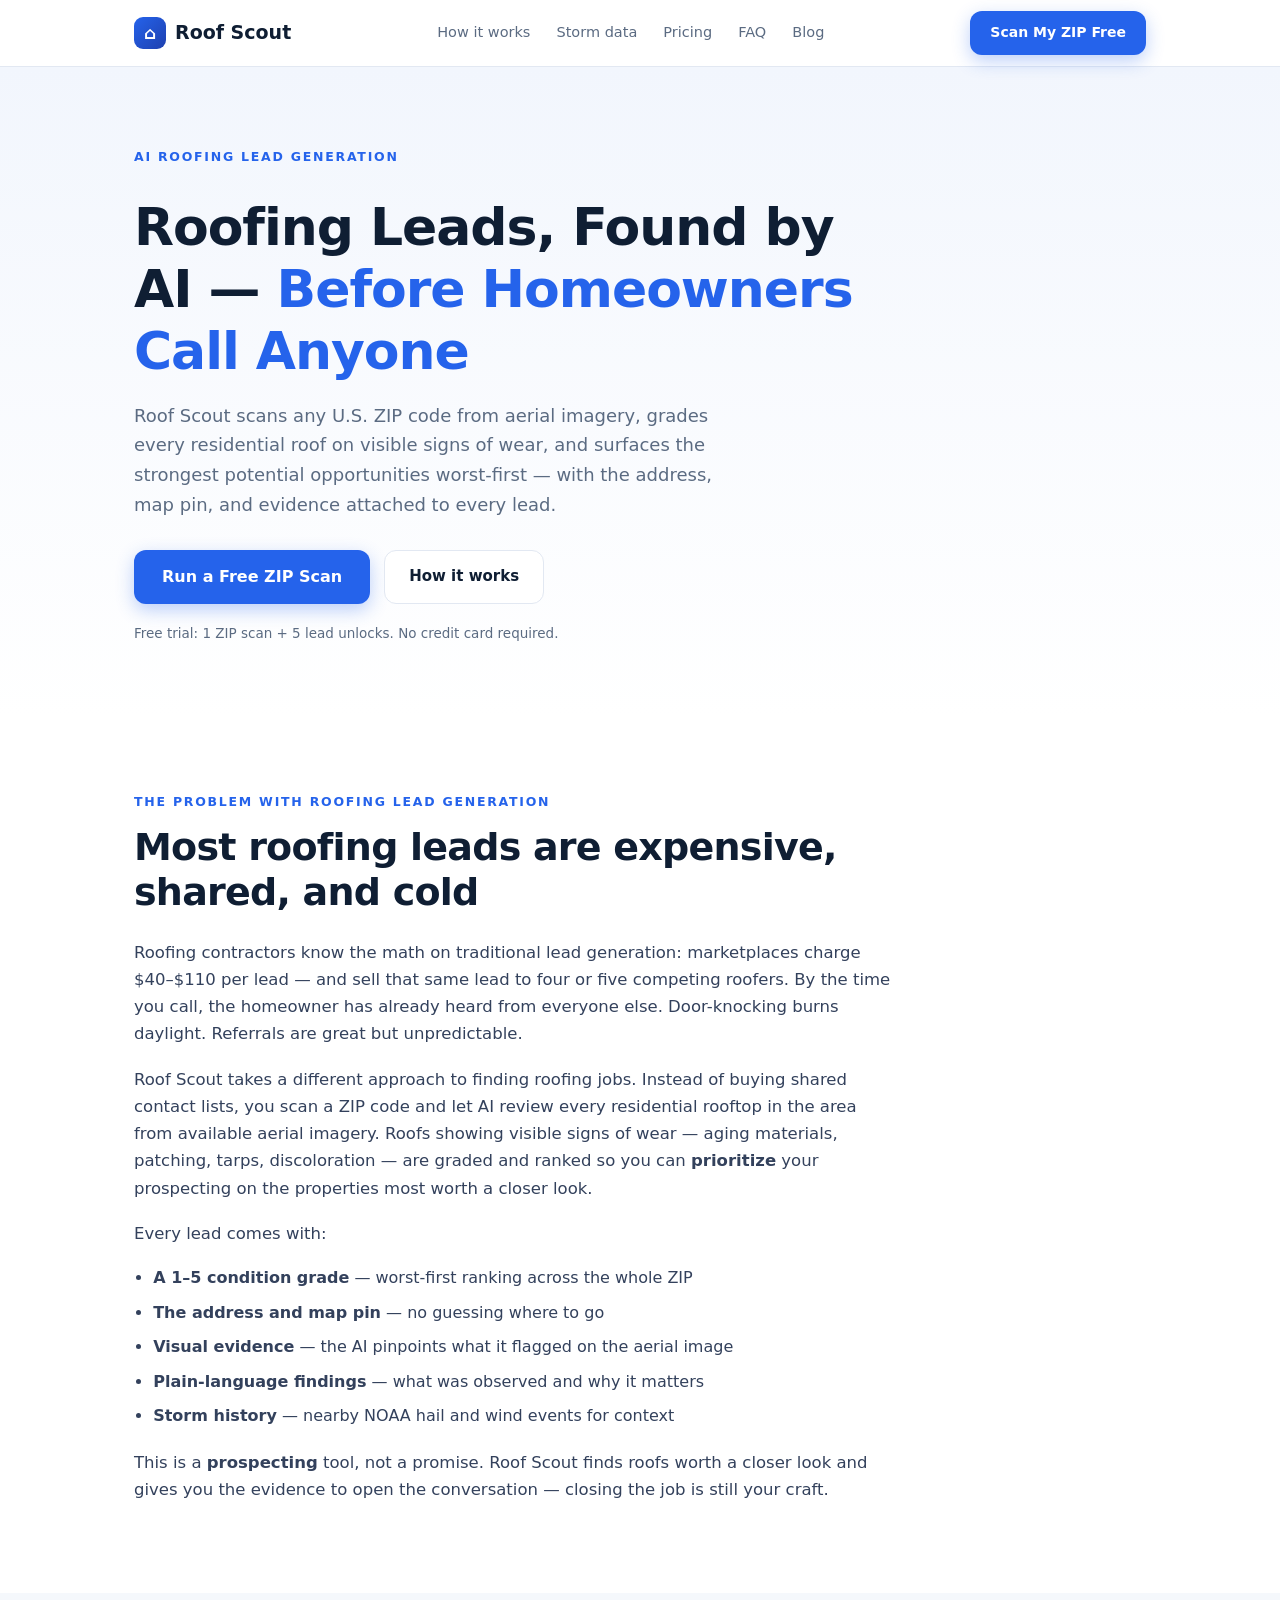
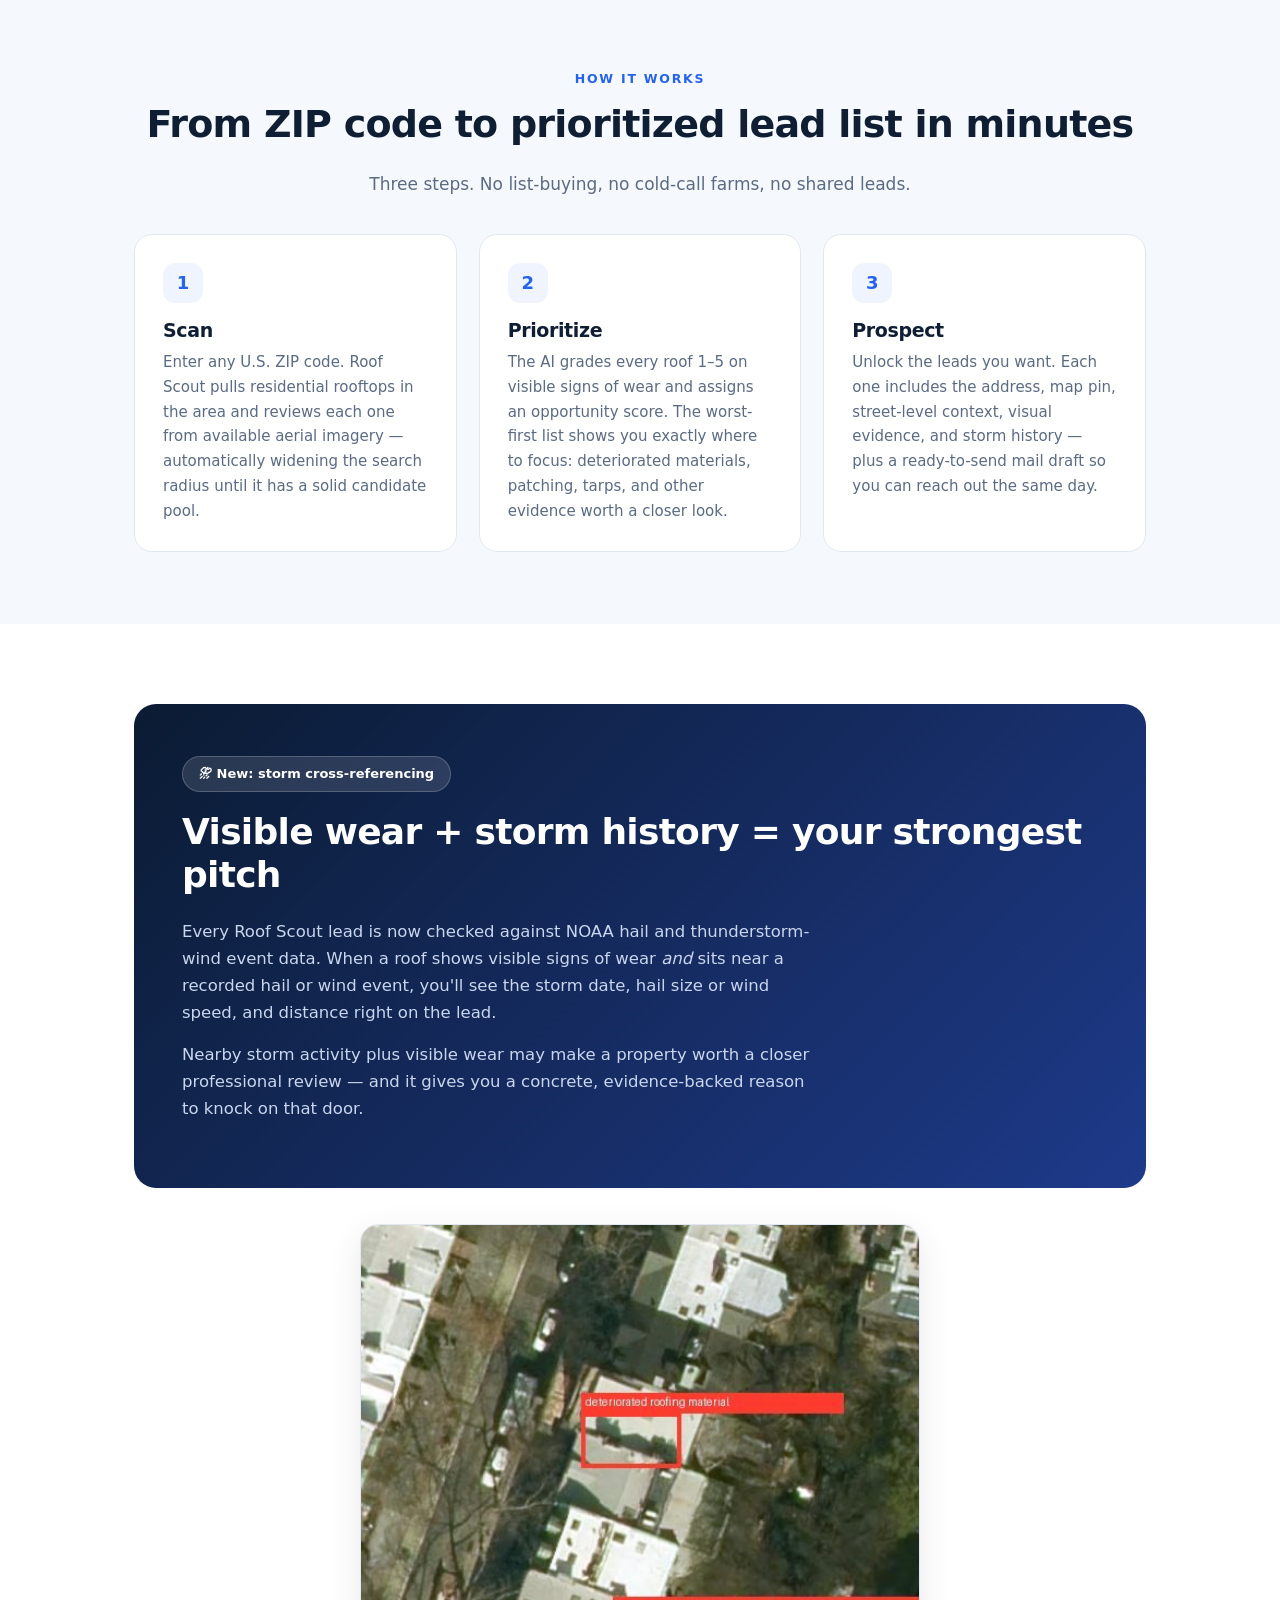
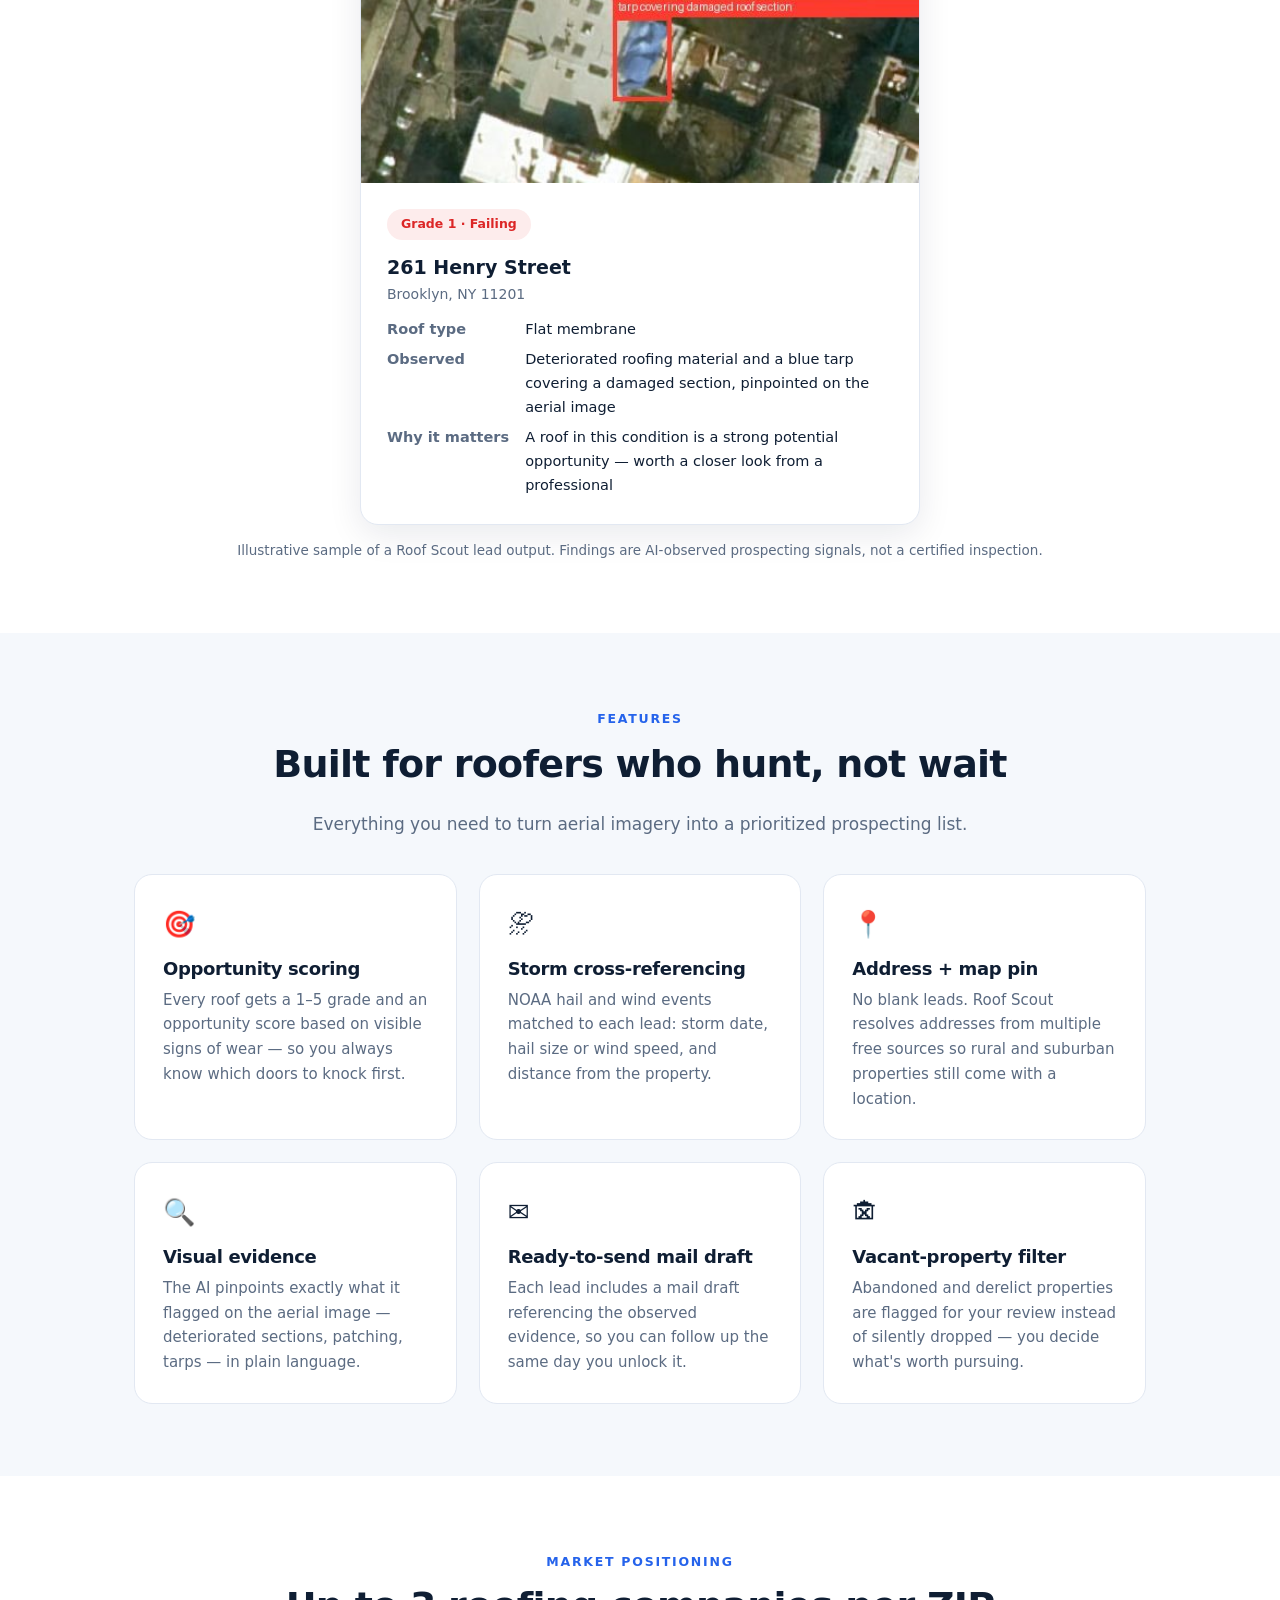
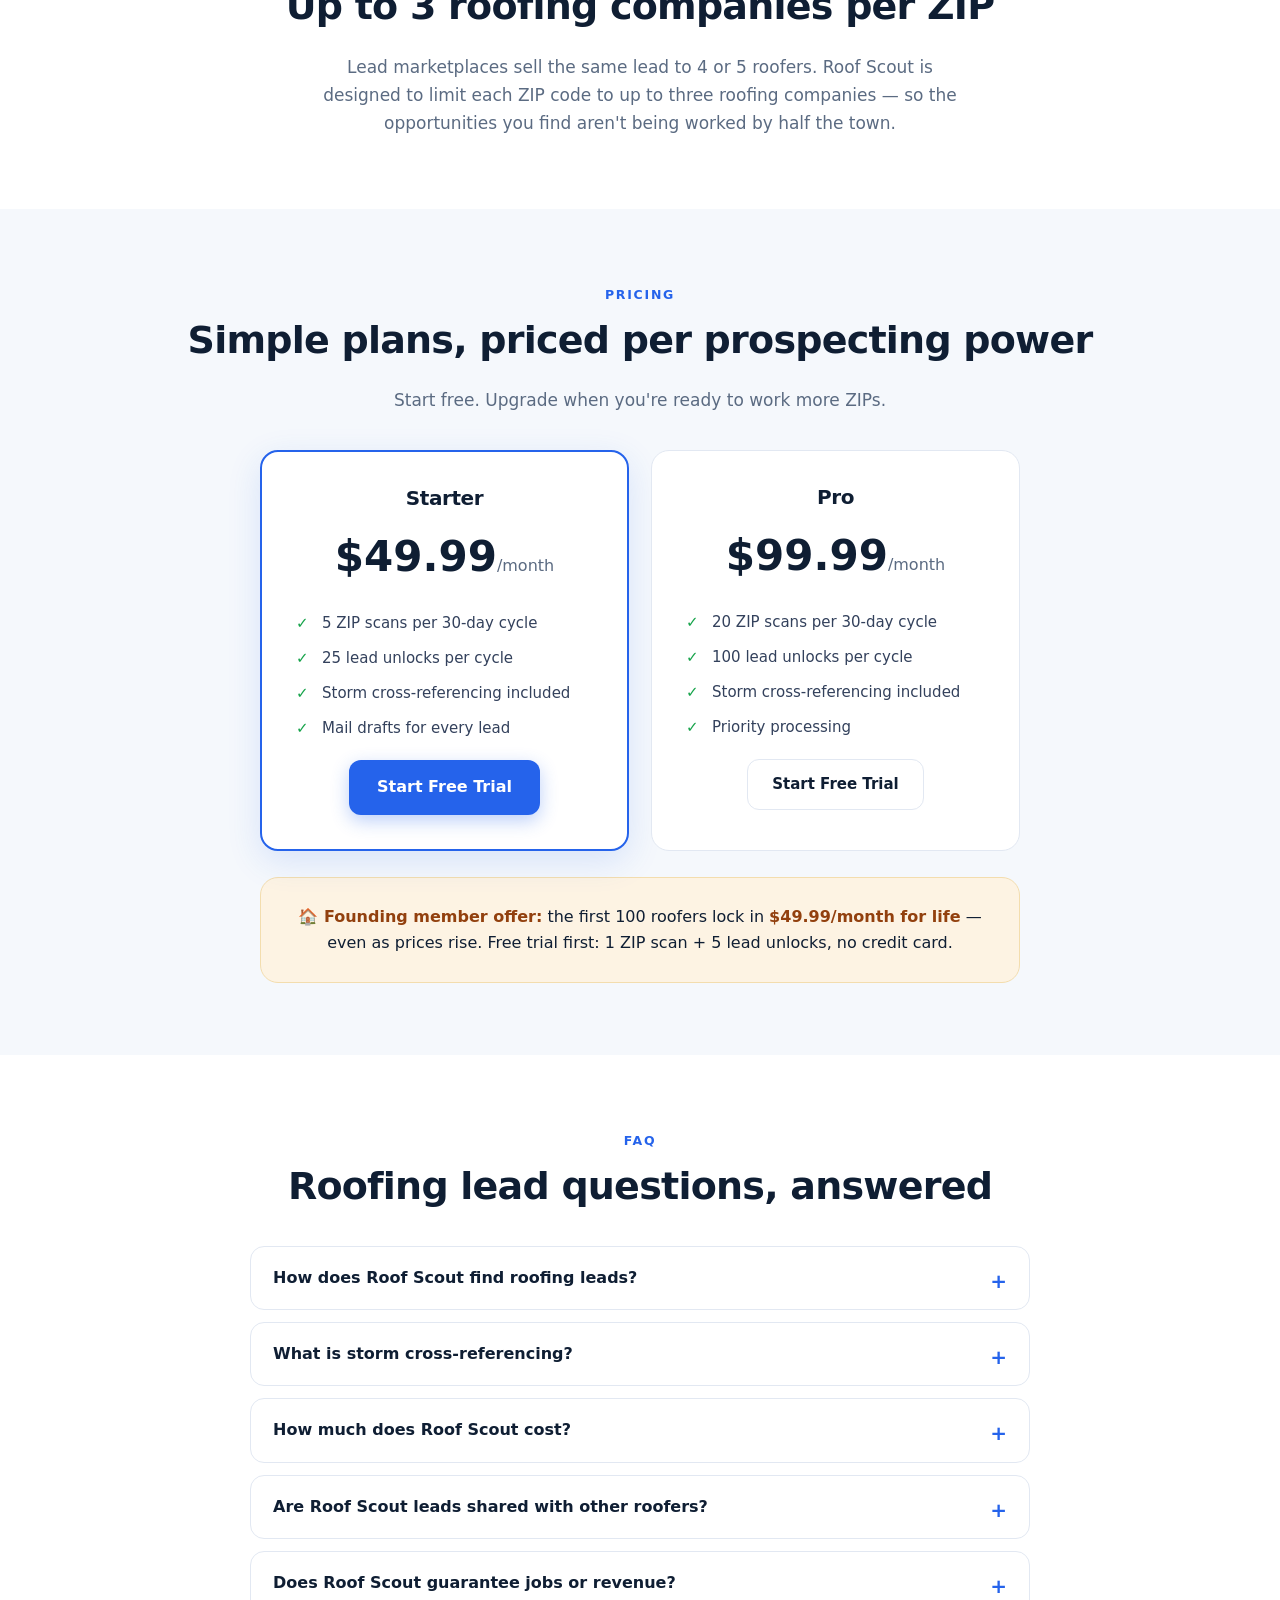
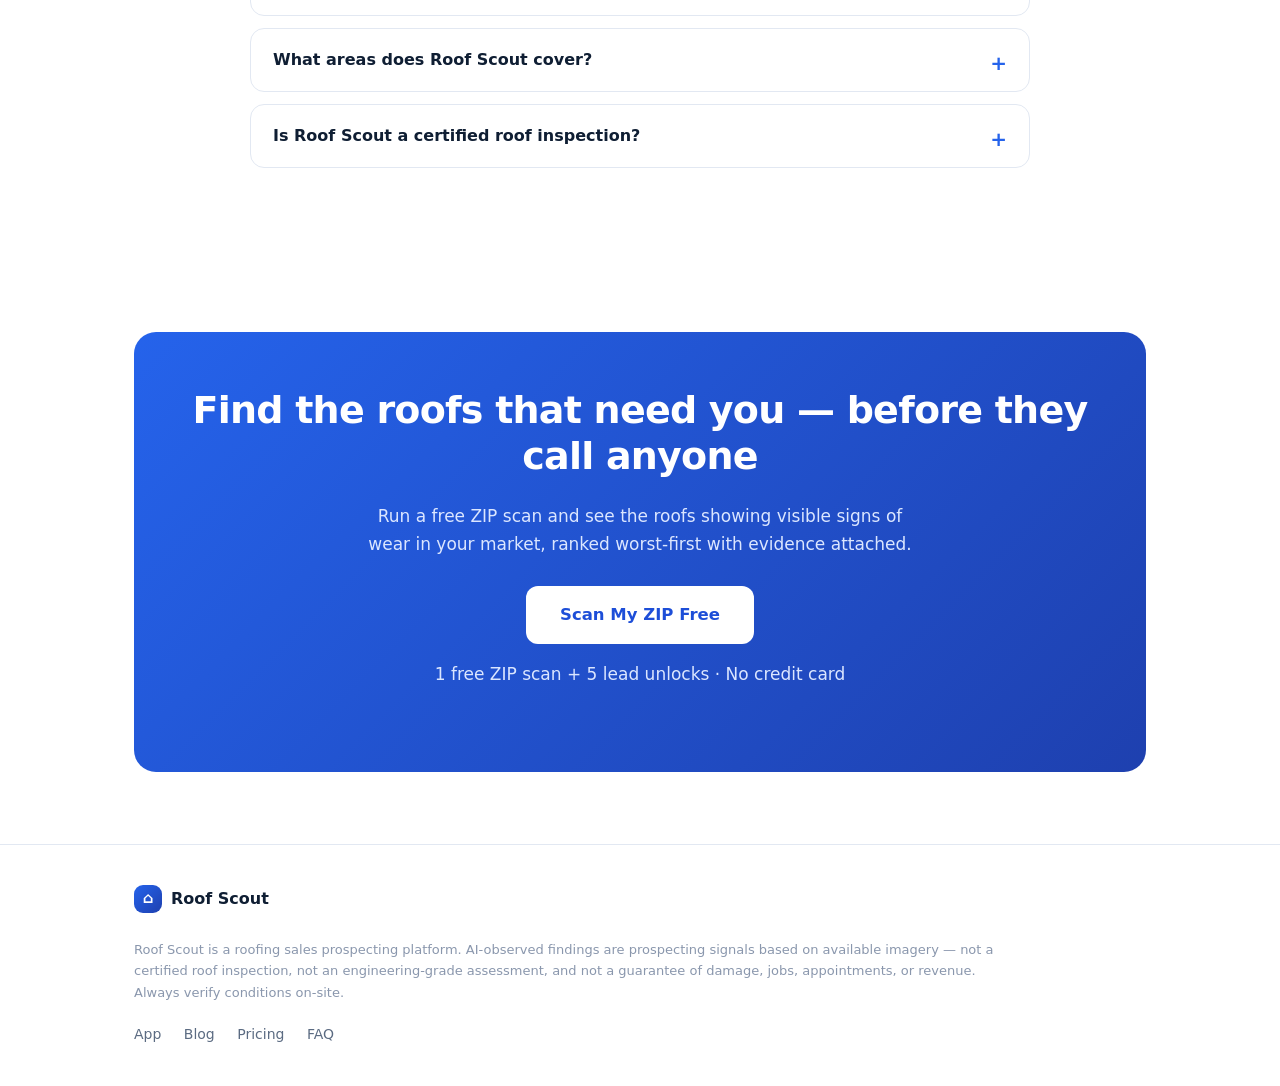
<file: static/roofing-leads.html>
<!DOCTYPE html>
<html lang="en">
<head>
<meta charset="UTF-8">
<meta name="viewport" content="width=device-width, initial-scale=1.0">
<title>Roofing Leads &amp; Roofing Lead Generation | AI Roof Prospecting — Roof Scout</title>
<meta name="description" content="Roof Scout finds roofing leads with AI aerial imagery analysis. Scan any ZIP code, prioritize roofs showing visible signs of wear, cross-reference NOAA storm data, and prospect smarter. Try a free scan — no credit card.">
<meta name="keywords" content="roofing leads, roofing lead generation, find roofing jobs, AI roofing leads, roofing sales leads, roof prospecting, hail damage leads, roofing contractor marketing">
<link rel="canonical" href="https://getveridatenow.com/roofing-leads/">
<meta name="robots" content="index, follow, max-image-preview:large">
<meta property="og:title" content="Roofing Leads & Roofing Lead Generation | Roof Scout">
<meta property="og:description" content="AI aerial prospecting for roofing contractors. Scan any ZIP, prioritize roofs showing visible signs of wear, and cross-reference NOAA hail and wind data. Free scan — no credit card.">
<meta property="og:type" content="website">
<meta property="og:url" content="https://getveridatenow.com/roofing-leads/">
<meta property="og:site_name" content="Roof Scout">
<meta name="twitter:card" content="summary_large_image">
<meta name="twitter:title" content="Roofing Leads & Roofing Lead Generation | Roof Scout">
<meta name="twitter:description" content="AI aerial prospecting for roofing contractors. Scan any ZIP, prioritize roofs showing visible signs of wear, and cross-reference NOAA hail and wind data.">
<script type="application/ld+json">
{
  "@context": "https://schema.org",
  "@graph": [
    {
      "@type": "Organization",
      "name": "Roof Scout",
      "url": "https://getveridatenow.com/",
      "logo": "https://getveridatenow.com/static/henry261_damage.jpg",
      "sameAs": []
    },
    {
      "@type": "WebSite",
      "name": "Roof Scout",
      "url": "https://getveridatenow.com/"
    },
    {
      "@type": "Product",
      "name": "Roof Scout — AI Roofing Lead Prospecting",
      "description": "AI-powered roofing lead prospecting: scan any ZIP code from aerial imagery, prioritize roofs showing visible signs of wear, and cross-reference NOAA hail and wind data.",
      "brand": { "@type": "Brand", "name": "Roof Scout" },
      "offers": [
        {
          "@type": "Offer",
          "name": "Roof Scout Starter",
          "price": "49.99",
          "priceCurrency": "USD",
          "availability": "https://schema.org/InStock",
          "url": "https://getveridatenow.com/app"
        },
        {
          "@type": "Offer",
          "name": "Roof Scout Pro",
          "price": "99.99",
          "priceCurrency": "USD",
          "availability": "https://schema.org/InStock",
          "url": "https://getveridatenow.com/app"
        }
      ]
    },
    {
      "@type": "FAQPage",
      "mainEntity": [
        {
          "@type": "Question",
          "name": "How does Roof Scout find roofing leads?",
          "acceptedAnswer": {
            "@type": "Answer",
            "text": "Roof Scout scans residential rooftops in any ZIP code using available aerial imagery. Its AI grades every roof on visible signs of wear, surfaces the worst-first, and attaches the address, map pin, and evidence so you can prioritize your prospecting."
          }
        },
        {
          "@type": "Question",
          "name": "What is storm cross-referencing?",
          "acceptedAnswer": {
            "@type": "Answer",
            "text": "Every Roof Scout lead is checked against NOAA hail and thunderstorm-wind event data. When a roof shows visible wear and sits near a recorded hail or wind event, you'll see the storm date, hail size or wind speed, and distance right on the lead — useful context for your pitch."
          }
        },
        {
          "@type": "Question",
          "name": "How much does Roof Scout cost?",
          "acceptedAnswer": {
            "@type": "Answer",
            "text": "Roof Scout Starter is $49.99/month (5 ZIP scans, 25 lead unlocks per 30-day cycle) and Pro is $99.99/month (20 scans, 100 unlocks). Every account starts with a free trial: 1 ZIP scan plus 5 lead unlocks, no credit card required. The first 100 roofers lock in $49.99/month founding-member pricing for life."
          }
        },
        {
          "@type": "Question",
          "name": "Are Roof Scout leads shared with other roofers?",
          "acceptedAnswer": {
            "@type": "Answer",
            "text": "Roof Scout is designed to limit each ZIP code to up to three roofing companies, so your market stays uncrowded. Leads you unlock are yours to work — they are not sold to four or five competitors the way marketplace leads are."
          }
        },
        {
          "@type": "Question",
          "name": "Does Roof Scout guarantee jobs or revenue?",
          "acceptedAnswer": {
            "@type": "Answer",
            "text": "No. Roof Scout is a prospecting tool: it finds roofs showing visible signs of wear and gives you the evidence to prioritize outreach. Closing jobs still depends on your sales process. We never promise guaranteed leads, appointments, jobs, or revenue."
          }
        },
        {
          "@type": "Question",
          "name": "What areas does Roof Scout cover?",
          "acceptedAnswer": {
            "@type": "Answer",
            "text": "Any U.S. ZIP code. Enter a ZIP and Roof Scout scans residential rooftops in that area from available aerial imagery."
          }
        },
        {
          "@type": "Question",
          "name": "Is Roof Scout a certified roof inspection?",
          "acceptedAnswer": {
            "@type": "Answer",
            "text": "No. Roof Scout provides AI-observed prospecting signals from available imagery — visible signs of wear worth a closer look. It is not a certified inspection or an engineering-grade assessment. Always verify conditions on-site before quoting work."
          }
        }
      ]
    }
  ]
}
</script>
<style>
:root{
  --navy:#0B1B33; --blue:#2563EB; --blue-dark:#1D4ED8; --blue-soft:#EFF4FE;
  --bg:#ffffff; --bg-soft:#F5F8FC; --text:#0F1E33; --muted:#5B6B82;
  --border:#E2E8F2; --green:#16A34A; --green-soft:#EAF9F0;
  --amber:#D97706; --amber-soft:#FDF3E3; --red:#DC2626; --red-soft:#FDECEC;
  --radius:18px;
}
*{box-sizing:border-box;margin:0;padding:0}
html{scroll-behavior:smooth}
body{font-family:system-ui,-apple-system,"Segoe UI",Inter,Roboto,sans-serif;color:var(--text);background:var(--bg);line-height:1.65;-webkit-font-smoothing:antialiased}
h1,h2,h3{line-height:1.2;letter-spacing:-.02em;margin-bottom:.6em}
.wrap{max-width:1060px;margin:0 auto;padding:0 24px}
section{padding:72px 0}
.kicker{display:inline-block;font-size:12.5px;font-weight:700;letter-spacing:.14em;text-transform:uppercase;color:var(--blue);margin-bottom:12px}
.sec-title{font-size:clamp(26px,3.6vw,38px);font-weight:800}
.sec-sub{font-size:17px;color:var(--muted);max-width:660px}
.center{text-align:center}.center .sec-sub{margin:0 auto}
.nav{position:sticky;top:0;z-index:100;background:rgba(255,255,255,.94);backdrop-filter:blur(10px);border-bottom:1px solid var(--border)}
.nav .wrap{display:flex;align-items:center;justify-content:space-between;height:66px}
.brand{display:flex;align-items:center;gap:9px;font-weight:800;font-size:19px;color:var(--text);text-decoration:none}
.brand-mark{width:32px;height:32px;border-radius:9px;background:linear-gradient(135deg,var(--blue),#1e40af);color:#fff;display:flex;align-items:center;justify-content:center;font-size:17px}
.nav-links{display:flex;gap:26px}
.nav-links a{font-size:14.5px;font-weight:500;color:var(--muted);text-decoration:none}
.nav-links a:hover{color:var(--text)}
.btn{display:inline-flex;align-items:center;justify-content:center;gap:8px;font-weight:700;border-radius:12px;text-decoration:none;cursor:pointer;border:none;transition:transform .12s ease}
.btn-primary{background:var(--blue);color:#fff;padding:14px 28px;font-size:16px;box-shadow:0 6px 18px rgba(37,99,235,.3)}
.btn-primary:hover{background:var(--blue-dark)}
.btn-sm{padding:10px 20px;font-size:14px;white-space:nowrap}
.btn-outline{background:#fff;color:var(--text);border:1.5px solid var(--border);padding:12px 24px;font-size:15px}
.btn-outline:hover{border-color:var(--blue);color:var(--blue)}
.hero{background:linear-gradient(180deg,#F2F6FD 0%,#FFFFFF 100%);padding:76px 0 72px}
.hero h1{font-size:clamp(34px,4.6vw,52px);font-weight:800;margin:16px 0 18px;max-width:720px}
.hero h1 .accent{color:var(--blue)}
.hero .sub{font-size:18px;color:var(--muted);max-width:620px;margin-bottom:30px}
.hero-ctas{display:flex;gap:14px;flex-wrap:wrap;margin-bottom:18px}
.micro{font-size:13.5px;color:var(--muted)}
.prose{max-width:760px}
.prose p{margin-bottom:1.1em;color:#33415c;font-size:16.5px}
.prose ul{margin:0 0 1.2em 1.2em;color:#33415c}
.prose li{margin-bottom:.5em}
.alt{background:var(--bg-soft)}
.steps{display:grid;grid-template-columns:repeat(3,1fr);gap:22px;margin-top:36px}
.step{background:#fff;border:1px solid var(--border);border-radius:var(--radius);padding:28px}
.step-num{width:40px;height:40px;border-radius:12px;background:var(--blue-soft);color:var(--blue);font-weight:800;display:flex;align-items:center;justify-content:center;font-size:18px;margin-bottom:16px}
.step h3{font-size:19px;margin-bottom:8px}
.step p{font-size:15px;color:var(--muted)}
.grid2{display:grid;grid-template-columns:1fr 1fr;gap:22px;margin-top:36px}
.grid3{display:grid;grid-template-columns:repeat(3,1fr);gap:22px;margin-top:36px}
.card{background:#fff;border:1px solid var(--border);border-radius:var(--radius);padding:28px}
.card h3{font-size:18px;margin-bottom:8px}
.card p{font-size:15px;color:var(--muted)}
.card .icon{font-size:26px;margin-bottom:12px}
.storm{background:linear-gradient(135deg,#0B1B33,#1e3a8a);color:#fff;border-radius:22px;padding:52px 48px;margin-top:8px}
.storm h2{color:#fff;font-size:clamp(26px,3.4vw,36px)}
.storm p{color:#c9d6ee;font-size:16.5px;max-width:640px;margin-bottom:14px}
.storm .tag{display:inline-block;background:rgba(255,255,255,.12);border:1px solid rgba(255,255,255,.2);border-radius:999px;padding:6px 16px;font-size:13px;font-weight:600;margin-bottom:18px}
.lead-card{background:#fff;border:1px solid var(--border);border-radius:var(--radius);overflow:hidden;max-width:560px;margin:36px auto 0;box-shadow:0 10px 34px rgba(11,27,51,.09)}
.lead-card img{width:100%;display:block}
.lead-body{padding:26px}
.lead-body .addr{font-size:19px;font-weight:800}
.lead-body .city{font-size:14px;color:var(--muted);margin-bottom:12px}
.badge{display:inline-block;font-weight:700;font-size:12.5px;padding:5px 14px;border-radius:999px;margin-bottom:12px}
.badge-red{background:var(--red-soft);color:var(--red)}
.lead-body dl{display:grid;grid-template-columns:auto 1fr;gap:6px 16px;font-size:14.5px;margin-top:10px}
.lead-body dt{font-weight:700;color:var(--muted)}
.price-grid{display:grid;grid-template-columns:1fr 1fr;gap:22px;margin-top:36px;max-width:760px;margin-left:auto;margin-right:auto}
.price{background:#fff;border:1px solid var(--border);border-radius:var(--radius);padding:34px;text-align:center}
.price.featured{border:2px solid var(--blue);box-shadow:0 10px 34px rgba(37,99,235,.14)}
.price h3{font-size:20px}
.price .amt{font-size:42px;font-weight:800;margin:10px 0 4px}
.price .amt span{font-size:16px;font-weight:500;color:var(--muted)}
.price ul{list-style:none;margin:20px 0;text-align:left;font-size:15px;color:#33415c}
.price li{margin-bottom:10px;padding-left:26px;position:relative}
.price li::before{content:"✓";position:absolute;left:0;color:var(--green);font-weight:800}
.founding{background:var(--amber-soft);border:1px solid #f3ddae;border-radius:var(--radius);padding:26px 30px;margin-top:26px;max-width:760px;margin-left:auto;margin-right:auto;text-align:center}
.founding strong{color:#92400e}
.faq{max-width:780px;margin:36px auto 0;text-align:left}
.faq-item{background:#fff;border:1px solid var(--border);border-radius:14px;margin-bottom:12px;overflow:hidden}
.faq-item summary{padding:18px 22px;font-weight:700;font-size:16px;cursor:pointer;list-style:none}
.faq-item summary::-webkit-details-marker{display:none}
.faq-item summary::after{content:"+";float:right;color:var(--blue);font-size:20px;font-weight:800}
.faq-item[open] summary::after{content:"–"}
.faq-item .a{padding:0 22px 20px;font-size:15.5px;color:var(--muted)}
.cta-band{background:linear-gradient(135deg,var(--blue),#1e40af);border-radius:22px;padding:56px 40px;text-align:center;color:#fff;margin-top:8px}
.cta-band h2{color:#fff;font-size:clamp(26px,3.6vw,38px)}
.cta-band p{color:#dbe6ff;max-width:560px;margin:0 auto 28px;font-size:17px}
.btn-white{background:#fff;color:var(--blue-dark);padding:15px 34px;font-size:16.5px;font-weight:800}
.btn-white:hover{background:#f0f5ff}
footer{border-top:1px solid var(--border);padding:40px 0;color:var(--muted);font-size:14px}
footer .wrap{display:flex;justify-content:space-between;gap:20px;flex-wrap:wrap}
footer a{color:var(--muted);text-decoration:none;margin-right:18px}
footer a:hover{color:var(--text)}
.disclaimer{font-size:13px;color:#8a97ad;max-width:860px;margin-top:26px}
@media(max-width:860px){.nav-links{display:none}.steps,.grid2,.grid3,.price-grid{grid-template-columns:1fr}.storm{padding:36px 26px}section{padding:56px 0}}
</style>
</head>
<body>

<nav class="nav">
  <div class="wrap">
    <a class="brand" href="/"><span class="brand-mark">⌂</span> Roof Scout</a>
    <div class="nav-links">
      <a href="#how">How it works</a>
      <a href="#storm">Storm data</a>
      <a href="#pricing">Pricing</a>
      <a href="#faq">FAQ</a>
      <a href="/blog/">Blog</a>
    </div>
    <a class="btn btn-primary btn-sm" href="/app">Scan My ZIP Free</a>
  </div>
</nav>

<header class="hero">
  <div class="wrap">
    <span class="kicker">AI Roofing Lead Generation</span>
    <h1>Roofing Leads, Found by AI — <span class="accent">Before Homeowners Call Anyone</span></h1>
    <p class="sub">Roof Scout scans any U.S. ZIP code from aerial imagery, grades every residential roof on visible signs of wear, and surfaces the strongest potential opportunities worst-first — with the address, map pin, and evidence attached to every lead.</p>
    <div class="hero-ctas">
      <a class="btn btn-primary" href="/app">Run a Free ZIP Scan</a>
      <a class="btn btn-outline" href="#how">How it works</a>
    </div>
    <p class="micro">Free trial: 1 ZIP scan + 5 lead unlocks. No credit card required.</p>
  </div>
</header>

<section>
  <div class="wrap">
    <div class="prose">
      <span class="kicker">The problem with roofing lead generation</span>
      <h2 class="sec-title">Most roofing leads are expensive, shared, and cold</h2>
      <p>Roofing contractors know the math on traditional lead generation: marketplaces charge $40–$110 per lead — and sell that same lead to four or five competing roofers. By the time you call, the homeowner has already heard from everyone else. Door-knocking burns daylight. Referrals are great but unpredictable.</p>
      <p>Roof Scout takes a different approach to finding roofing jobs. Instead of buying shared contact lists, you scan a ZIP code and let AI review every residential rooftop in the area from available aerial imagery. Roofs showing visible signs of wear — aging materials, patching, tarps, discoloration — are graded and ranked so you can <strong>prioritize</strong> your prospecting on the properties most worth a closer look.</p>
      <p>Every lead comes with:</p>
      <ul>
        <li><strong>A 1–5 condition grade</strong> — worst-first ranking across the whole ZIP</li>
        <li><strong>The address and map pin</strong> — no guessing where to go</li>
        <li><strong>Visual evidence</strong> — the AI pinpoints what it flagged on the aerial image</li>
        <li><strong>Plain-language findings</strong> — what was observed and why it matters</li>
        <li><strong>Storm history</strong> — nearby NOAA hail and wind events for context</li>
      </ul>
      <p>This is a <strong>prospecting</strong> tool, not a promise. Roof Scout finds roofs worth a closer look and gives you the evidence to open the conversation — closing the job is still your craft.</p>
    </div>
  </div>
</section>

<section class="alt" id="how">
  <div class="wrap">
    <div class="center">
      <span class="kicker">How it works</span>
      <h2 class="sec-title">From ZIP code to prioritized lead list in minutes</h2>
      <p class="sec-sub">Three steps. No list-buying, no cold-call farms, no shared leads.</p>
    </div>
    <div class="steps">
      <div class="step">
        <div class="step-num">1</div>
        <h3>Scan</h3>
        <p>Enter any U.S. ZIP code. Roof Scout pulls residential rooftops in the area and reviews each one from available aerial imagery — automatically widening the search radius until it has a solid candidate pool.</p>
      </div>
      <div class="step">
        <div class="step-num">2</div>
        <h3>Prioritize</h3>
        <p>The AI grades every roof 1–5 on visible signs of wear and assigns an opportunity score. The worst-first list shows you exactly where to focus: deteriorated materials, patching, tarps, and other evidence worth a closer look.</p>
      </div>
      <div class="step">
        <div class="step-num">3</div>
        <h3>Prospect</h3>
        <p>Unlock the leads you want. Each one includes the address, map pin, street-level context, visual evidence, and storm history — plus a ready-to-send mail draft so you can reach out the same day.</p>
      </div>
    </div>
  </div>
</section>

<section id="storm">
  <div class="wrap">
    <div class="storm">
      <span class="tag">⛈ New: storm cross-referencing</span>
      <h2>Visible wear + storm history = your strongest pitch</h2>
      <p>Every Roof Scout lead is now checked against NOAA hail and thunderstorm-wind event data. When a roof shows visible signs of wear <em>and</em> sits near a recorded hail or wind event, you'll see the storm date, hail size or wind speed, and distance right on the lead.</p>
      <p>Nearby storm activity plus visible wear may make a property worth a closer professional review — and it gives you a concrete, evidence-backed reason to knock on that door.</p>
    </div>

    <div class="lead-card">
      <img src="/static/henry261_damage.jpg" alt="Aerial view of a Brooklyn flat roof flagged by Roof Scout showing deteriorated membrane and a blue tarp over a damaged section" loading="lazy">
      <div class="lead-body">
        <span class="badge badge-red">Grade 1 · Failing</span>
        <div class="addr">261 Henry Street</div>
        <div class="city">Brooklyn, NY 11201</div>
        <dl>
          <dt>Roof type</dt><dd>Flat membrane</dd>
          <dt>Observed</dt><dd>Deteriorated roofing material and a blue tarp covering a damaged section, pinpointed on the aerial image</dd>
          <dt>Why it matters</dt><dd>A roof in this condition is a strong potential opportunity — worth a closer look from a professional</dd>
        </dl>
      </div>
    </div>
    <p class="micro center" style="margin-top:14px">Illustrative sample of a Roof Scout lead output. Findings are AI-observed prospecting signals, not a certified inspection.</p>
  </div>
</section>

<section class="alt">
  <div class="wrap">
    <div class="center">
      <span class="kicker">Features</span>
      <h2 class="sec-title">Built for roofers who hunt, not wait</h2>
      <p class="sec-sub">Everything you need to turn aerial imagery into a prioritized prospecting list.</p>
    </div>
    <div class="grid3">
      <div class="card"><div class="icon">🎯</div><h3>Opportunity scoring</h3><p>Every roof gets a 1–5 grade and an opportunity score based on visible signs of wear — so you always know which doors to knock first.</p></div>
      <div class="card"><div class="icon">⛈</div><h3>Storm cross-referencing</h3><p>NOAA hail and wind events matched to each lead: storm date, hail size or wind speed, and distance from the property.</p></div>
      <div class="card"><div class="icon">📍</div><h3>Address + map pin</h3><p>No blank leads. Roof Scout resolves addresses from multiple free sources so rural and suburban properties still come with a location.</p></div>
      <div class="card"><div class="icon">🔍</div><h3>Visual evidence</h3><p>The AI pinpoints exactly what it flagged on the aerial image — deteriorated sections, patching, tarps — in plain language.</p></div>
      <div class="card"><div class="icon">✉️</div><h3>Ready-to-send mail draft</h3><p>Each lead includes a mail draft referencing the observed evidence, so you can follow up the same day you unlock it.</p></div>
      <div class="card"><div class="icon">🏚</div><h3>Vacant-property filter</h3><p>Abandoned and derelict properties are flagged for your review instead of silently dropped — you decide what's worth pursuing.</p></div>
    </div>
  </div>
</section>

<section>
  <div class="wrap">
    <div class="center">
      <span class="kicker">Market positioning</span>
      <h2 class="sec-title">Up to 3 roofing companies per ZIP</h2>
      <p class="sec-sub">Lead marketplaces sell the same lead to 4 or 5 roofers. Roof Scout is designed to limit each ZIP code to up to three roofing companies — so the opportunities you find aren't being worked by half the town.</p>
    </div>
  </div>
</section>

<section class="alt" id="pricing">
  <div class="wrap">
    <div class="center">
      <span class="kicker">Pricing</span>
      <h2 class="sec-title">Simple plans, priced per prospecting power</h2>
      <p class="sec-sub">Start free. Upgrade when you're ready to work more ZIPs.</p>
    </div>
    <div class="price-grid">
      <div class="price featured">
        <h3>Starter</h3>
        <div class="amt">$49.99<span>/month</span></div>
        <ul>
          <li>5 ZIP scans per 30-day cycle</li>
          <li>25 lead unlocks per cycle</li>
          <li>Storm cross-referencing included</li>
          <li>Mail drafts for every lead</li>
        </ul>
        <a class="btn btn-primary" href="/app">Start Free Trial</a>
      </div>
      <div class="price">
        <h3>Pro</h3>
        <div class="amt">$99.99<span>/month</span></div>
        <ul>
          <li>20 ZIP scans per 30-day cycle</li>
          <li>100 lead unlocks per cycle</li>
          <li>Storm cross-referencing included</li>
          <li>Priority processing</li>
        </ul>
        <a class="btn btn-outline" href="/app">Start Free Trial</a>
      </div>
    </div>
    <div class="founding">
      <strong>🏠 Founding member offer:</strong> the first 100 roofers lock in <strong>$49.99/month for life</strong> — even as prices rise. Free trial first: 1 ZIP scan + 5 lead unlocks, no credit card.
    </div>
  </div>
</section>

<section id="faq">
  <div class="wrap">
    <div class="center">
      <span class="kicker">FAQ</span>
      <h2 class="sec-title">Roofing lead questions, answered</h2>
    </div>
    <div class="faq">
      <details class="faq-item">
        <summary>How does Roof Scout find roofing leads?</summary>
        <div class="a">Roof Scout scans residential rooftops in any ZIP code using available aerial imagery. Its AI grades every roof on visible signs of wear, surfaces the worst-first, and attaches the address, map pin, and evidence so you can prioritize your prospecting.</div>
      </details>
      <details class="faq-item">
        <summary>What is storm cross-referencing?</summary>
        <div class="a">Every Roof Scout lead is checked against NOAA hail and thunderstorm-wind event data. When a roof shows visible wear and sits near a recorded hail or wind event, you'll see the storm date, hail size or wind speed, and distance right on the lead — useful context for your pitch. Nearby storm activity plus visible wear may make a property worth a closer professional review.</div>
      </details>
      <details class="faq-item">
        <summary>How much does Roof Scout cost?</summary>
        <div class="a">Starter is $49.99/month (5 ZIP scans, 25 lead unlocks per 30-day cycle) and Pro is $99.99/month (20 scans, 100 unlocks). Every account starts with a free trial — 1 ZIP scan plus 5 lead unlocks, no credit card. The first 100 roofers lock in $49.99/month founding-member pricing for life.</div>
      </details>
      <details class="faq-item">
        <summary>Are Roof Scout leads shared with other roofers?</summary>
        <div class="a">Roof Scout is designed to limit each ZIP code to up to three roofing companies, so your market stays uncrowded. Leads you unlock are yours to work — they aren't sold to four or five competitors the way marketplace leads are.</div>
      </details>
      <details class="faq-item">
        <summary>Does Roof Scout guarantee jobs or revenue?</summary>
        <div class="a">No. Roof Scout is a prospecting tool: it finds roofs showing visible signs of wear and gives you the evidence to prioritize outreach. Closing jobs still depends on your sales process. We never promise guaranteed leads, appointments, jobs, or revenue.</div>
      </details>
      <details class="faq-item">
        <summary>What areas does Roof Scout cover?</summary>
        <div class="a">Any U.S. ZIP code. Enter a ZIP and Roof Scout scans residential rooftops in that area from available aerial imagery.</div>
      </details>
      <details class="faq-item">
        <summary>Is Roof Scout a certified roof inspection?</summary>
        <div class="a">No. Roof Scout provides AI-observed prospecting signals from available imagery — visible signs of wear worth a closer look. It is not a certified inspection or an engineering-grade assessment. Always verify conditions on-site before quoting work.</div>
      </details>
    </div>
  </div>
</section>

<section>
  <div class="wrap">
    <div class="cta-band">
      <h2>Find the roofs that need you — before they call anyone</h2>
      <p>Run a free ZIP scan and see the roofs showing visible signs of wear in your market, ranked worst-first with evidence attached.</p>
      <a class="btn btn-white" href="/app">Scan My ZIP Free</a>
      <p class="micro" style="color:#dbe6ff;margin-top:16px">1 free ZIP scan + 5 lead unlocks · No credit card</p>
    </div>
  </div>
</section>

<footer>
  <div class="wrap">
    <div>
      <a class="brand" href="/" style="font-size:16px"><span class="brand-mark" style="width:28px;height:28px;font-size:15px">⌂</span> Roof Scout</a>
      <p class="disclaimer">Roof Scout is a roofing sales prospecting platform. AI-observed findings are prospecting signals based on available imagery — not a certified roof inspection, not an engineering-grade assessment, and not a guarantee of damage, jobs, appointments, or revenue. Always verify conditions on-site.</p>
    </div>
    <div>
      <a href="/app">App</a>
      <a href="/blog/">Blog</a>
      <a href="#pricing">Pricing</a>
      <a href="#faq">FAQ</a>
    </div>
  </div>
</footer>

</body>
</html>
</file>
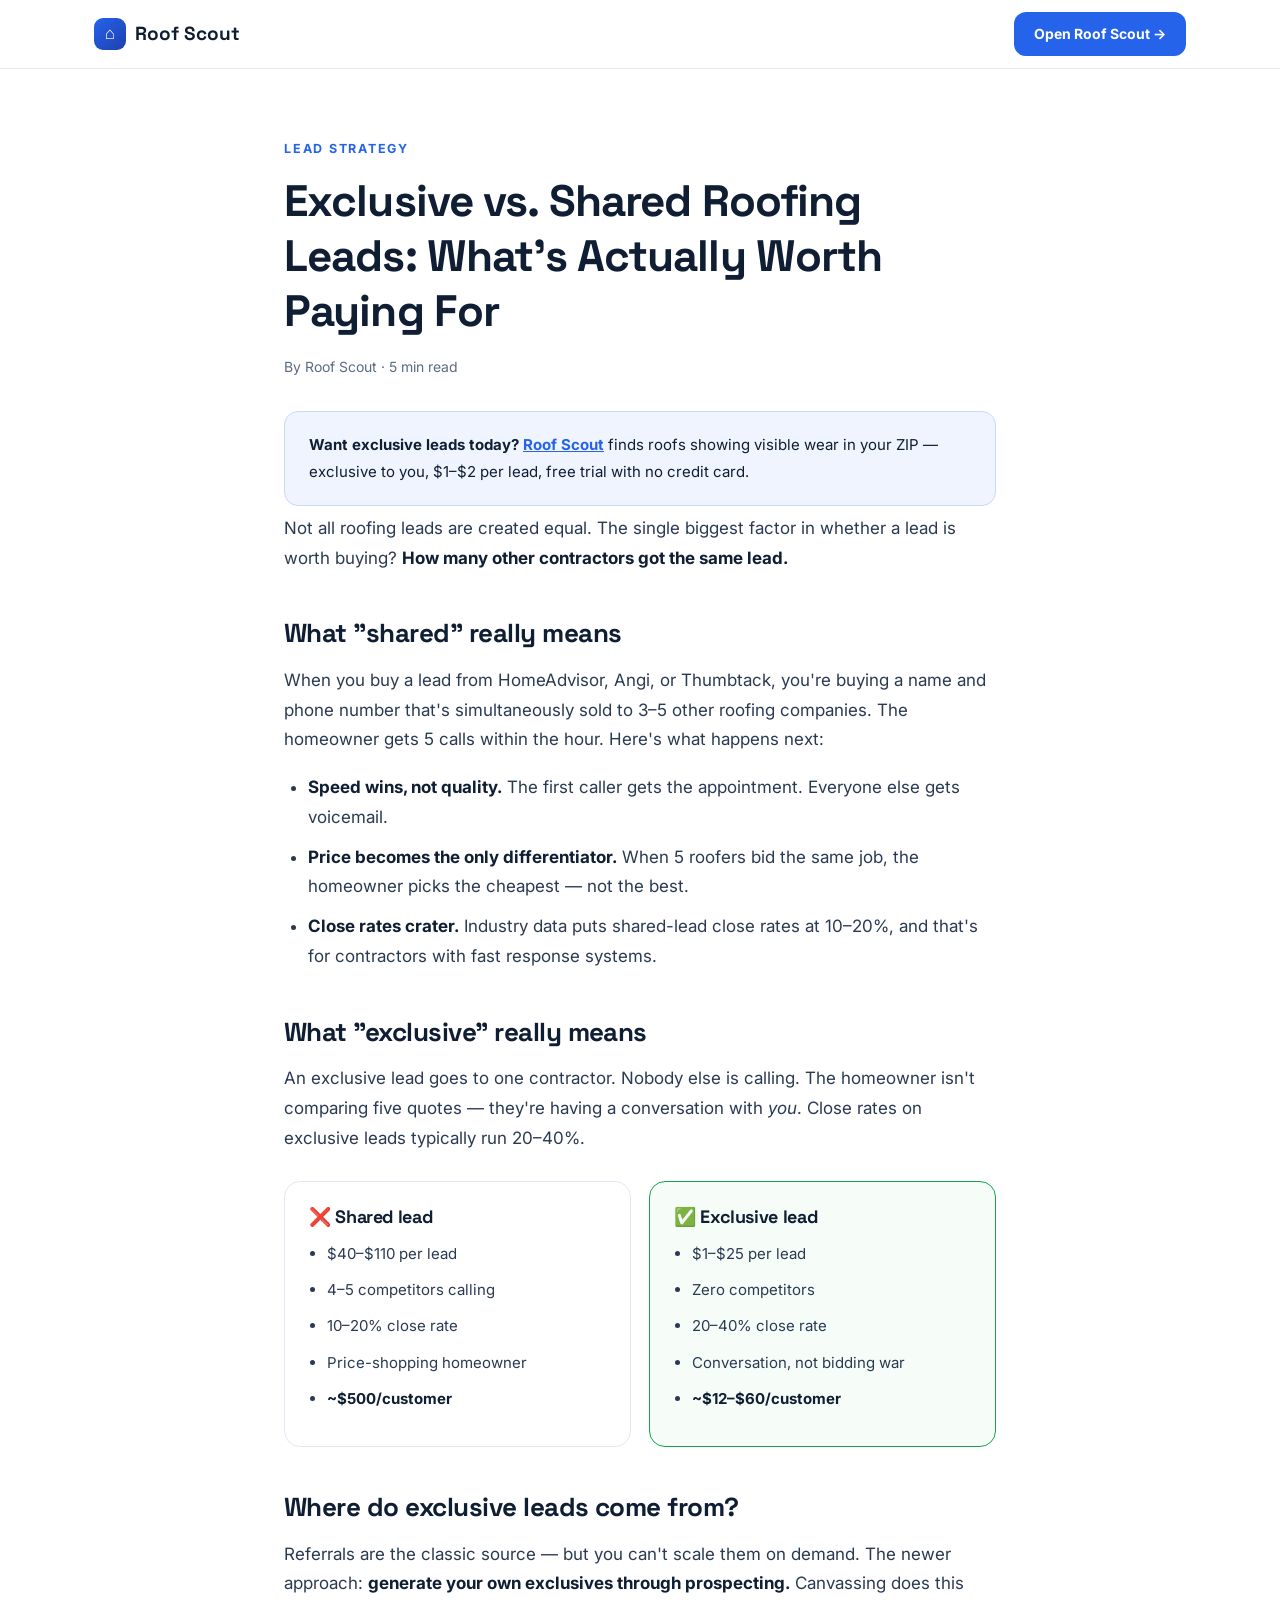
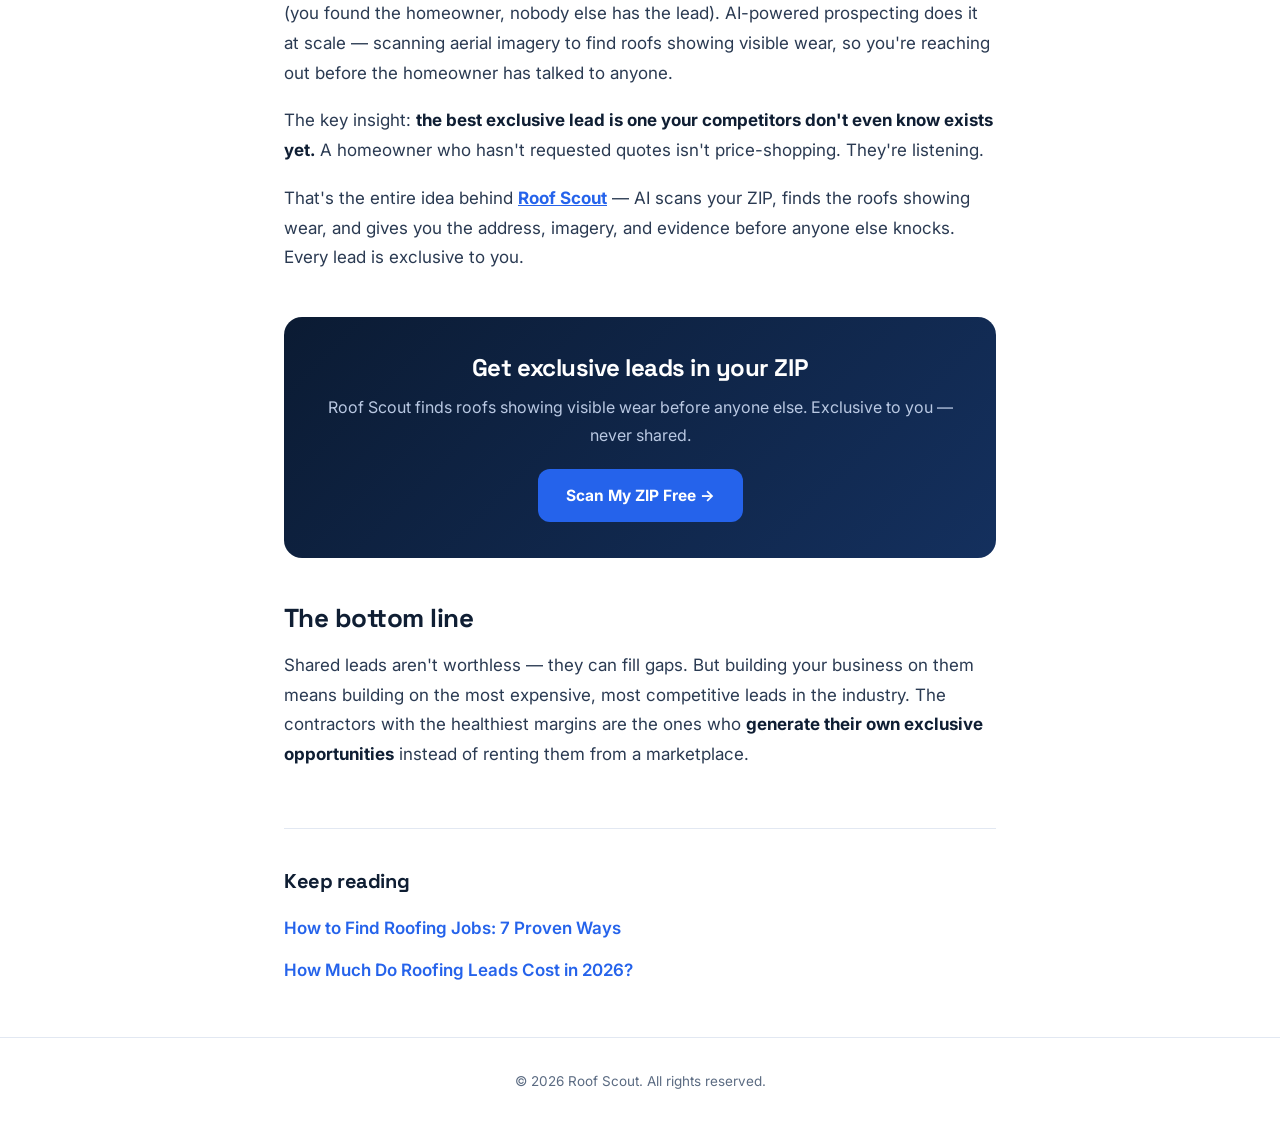
<file: static/blog/exclusive-vs-shared-roofing-leads.html>
<!DOCTYPE html>
<html lang="en">
<head>
<meta charset="UTF-8">
<meta name="viewport" content="width=device-width, initial-scale=1.0">
<title>Exclusive vs. Shared Roofing Leads: What's Actually Worth Paying For | Roof Scout</title>
<meta name="description" content="Shared roofing leads get sold to 4-5 contractors. Exclusive leads go to one. Here's how the math actually works and which is worth your money.">
<meta property="og:title" content="Exclusive vs. Shared Roofing Leads: What's Actually Worth Paying For">
<meta property="og:description" content="The real math behind shared vs. exclusive roofing leads — close rates, costs, and which wins.">
<meta property="og:type" content="article">
<link rel="preconnect" href="https://fonts.googleapis.com">
<link href="https://fonts.googleapis.com/css2?family=Inter:wght@400;500;600;700;800&family=Space+Grotesk:wght@500;600;700&display=swap" rel="stylesheet">
<style>
:root{--navy:#0B1B33;--blue:#2563EB;--blue-dark:#1D4ED8;--blue-soft:#EFF4FE;--bg-soft:#F5F8FC;--text:#0F1E33;--muted:#5B6B82;--border:#E2E8F2;--green:#16A34A;--red:#DC2626;--radius:18px}
*{box-sizing:border-box;margin:0;padding:0}
body{font-family:'Inter',system-ui,sans-serif;color:var(--text);line-height:1.75;-webkit-font-smoothing:antialiased}
h1,h2,h3{font-family:'Space Grotesk','Inter',sans-serif;line-height:1.25;letter-spacing:-.02em}
.wrap{max-width:760px;margin:0 auto;padding:0 24px}
.nav{position:sticky;top:0;z-index:100;background:rgba(255,255,255,.92);backdrop-filter:blur(12px);border-bottom:1px solid var(--border)}
.nav .nwrap{max-width:1140px;margin:0 auto;padding:0 24px;display:flex;align-items:center;justify-content:space-between;height:68px}
.brand{display:flex;align-items:center;gap:9px;font-family:'Space Grotesk',sans-serif;font-weight:700;font-size:19px;color:var(--text);text-decoration:none}
.brand-mark{width:32px;height:32px;border-radius:9px;background:linear-gradient(135deg,var(--blue),#1e40af);color:#fff;display:flex;align-items:center;justify-content:center;font-size:17px}
.btn{display:inline-flex;align-items:center;justify-content:center;font-weight:700;border-radius:12px;text-decoration:none;border:none;font-family:'Inter',sans-serif;background:var(--blue);color:#fff;padding:10px 20px;font-size:14px;white-space:nowrap}
.btn:hover{background:var(--blue-dark)}
.article-hero{padding:64px 0 32px}
.article-hero .kicker{display:inline-block;font-size:12.5px;font-weight:700;letter-spacing:.14em;text-transform:uppercase;color:var(--blue);margin-bottom:14px}
.article-hero h1{font-size:clamp(30px,4.5vw,44px);margin-bottom:16px}
.meta{font-size:14px;color:var(--muted)}
article{padding-bottom:40px}
article h2{font-size:26px;margin:44px 0 16px}
article p{margin-bottom:18px;font-size:17px;color:#2a3a52}
article ul{margin:0 0 20px 24px;font-size:17px;color:#2a3a52}
article li{margin-bottom:10px}
article strong{color:var(--text)}
.vs{display:grid;grid-template-columns:1fr 1fr;gap:18px;margin:28px 0}
.vs-card{border:1.5px solid var(--border);border-radius:16px;padding:24px}
.vs-card.win{border-color:var(--green);background:#f6fdf8}
.vs-card h3{font-size:18px;margin-bottom:12px}
.vs-card ul{margin:0 0 0 18px;font-size:15px}
@media(max-width:640px){.vs{grid-template-columns:1fr}}
.cta-box{background:linear-gradient(135deg,#0B1B33,#14305e);border-radius:var(--radius);padding:36px;color:#fff;margin:44px 0;text-align:center}
.cta-box h3{font-size:24px;margin-bottom:10px;color:#fff}
.cta-box p{color:#b9c8e2;font-size:16px;margin-bottom:20px}
.cta-box .btn{font-size:15.5px;padding:13px 28px}
.related{border-top:1px solid var(--border);padding:40px 0}
.related h3{font-size:20px;margin-bottom:20px}
.related a{display:block;font-weight:600;color:var(--blue);text-decoration:none;font-size:17px;margin-bottom:12px}
footer{border-top:1px solid var(--border);padding:32px 0;color:var(--muted);font-size:13.5px;text-align:center}
</style>
</head>
<body>
<nav class="nav"><div class="nwrap">
<a class="brand" href="/"><span class="brand-mark">⌂</span>Roof Scout</a>
<a class="btn" href="/app">Open Roof Scout →</a>
</div></nav>
<div class="wrap">
<div class="article-hero">
<span class="kicker">Lead Strategy</span>
<h1>Exclusive vs. Shared Roofing Leads: What's Actually Worth Paying For</h1>
<p class="meta">By Roof Scout · 5 min read</p>
</div>

<div style="background:var(--blue-soft);border:1px solid #c9d9f7;border-radius:14px;padding:20px 24px;margin-bottom:8px;font-size:15px">
<strong>Want exclusive leads today?</strong> <a href="/app" style="color:var(--blue);font-weight:700">Roof Scout</a> finds roofs showing visible wear in your ZIP — exclusive to you, $1–$2 per lead, free trial with no credit card.
</div>
<article>
<p>Not all roofing leads are created equal. The single biggest factor in whether a lead is worth buying? <strong>How many other contractors got the same lead.</strong></p>

<h2>What "shared" really means</h2>
<p>When you buy a lead from HomeAdvisor, Angi, or Thumbtack, you're buying a name and phone number that's simultaneously sold to 3–5 other roofing companies. The homeowner gets 5 calls within the hour. Here's what happens next:</p>
<ul>
<li><strong>Speed wins, not quality.</strong> The first caller gets the appointment. Everyone else gets voicemail.</li>
<li><strong>Price becomes the only differentiator.</strong> When 5 roofers bid the same job, the homeowner picks the cheapest — not the best.</li>
<li><strong>Close rates crater.</strong> Industry data puts shared-lead close rates at 10–20%, and that's for contractors with fast response systems.</li>
</ul>

<h2>What "exclusive" really means</h2>
<p>An exclusive lead goes to one contractor. Nobody else is calling. The homeowner isn't comparing five quotes — they're having a conversation with <em>you</em>. Close rates on exclusive leads typically run 20–40%.</p>

<div class="vs">
<div class="vs-card">
<h3>❌ Shared lead</h3>
<ul>
<li>$40–$110 per lead</li>
<li>4–5 competitors calling</li>
<li>10–20% close rate</li>
<li>Price-shopping homeowner</li>
<li><strong>~$500/customer</strong></li>
</ul>
</div>
<div class="vs-card win">
<h3>✅ Exclusive lead</h3>
<ul>
<li>$1–$25 per lead</li>
<li>Zero competitors</li>
<li>20–40% close rate</li>
<li>Conversation, not bidding war</li>
<li><strong>~$12–$60/customer</strong></li>
</ul>
</div>
</div>

<h2>Where do exclusive leads come from?</h2>
<p>Referrals are the classic source — but you can't scale them on demand. The newer approach: <strong>generate your own exclusives through prospecting.</strong> Canvassing does this (you found the homeowner, nobody else has the lead). AI-powered prospecting does it at scale — scanning aerial imagery to find roofs showing visible wear, so you're reaching out before the homeowner has talked to anyone.</p>
<p>The key insight: <strong>the best exclusive lead is one your competitors don't even know exists yet.</strong> A homeowner who hasn't requested quotes isn't price-shopping. They're listening.</p>
<p>That's the entire idea behind <a href="/app" style="color:var(--blue);font-weight:700">Roof Scout</a> — AI scans your ZIP, finds the roofs showing wear, and gives you the address, imagery, and evidence before anyone else knocks. Every lead is exclusive to you.</p>

<div class="cta-box">
<h3>Get exclusive leads in your ZIP</h3>
<p>Roof Scout finds roofs showing visible wear before anyone else. Exclusive to you — never shared.</p>
<a class="btn" href="/app">Scan My ZIP Free →</a>
</div>

<h2>The bottom line</h2>
<p>Shared leads aren't worthless — they can fill gaps. But building your business on them means building on the most expensive, most competitive leads in the industry. The contractors with the healthiest margins are the ones who <strong>generate their own exclusive opportunities</strong> instead of renting them from a marketplace.</p>
</article>
<div class="related">
<h3>Keep reading</h3>
<a href="/blog/how-to-find-roofing-jobs">How to Find Roofing Jobs: 7 Proven Ways</a>
<a href="/blog/roofing-lead-costs-2026">How Much Do Roofing Leads Cost in 2026?</a>
</div>
</div>
<footer>© 2026 Roof Scout. All rights reserved.</footer>
</body>
</html>
</file>
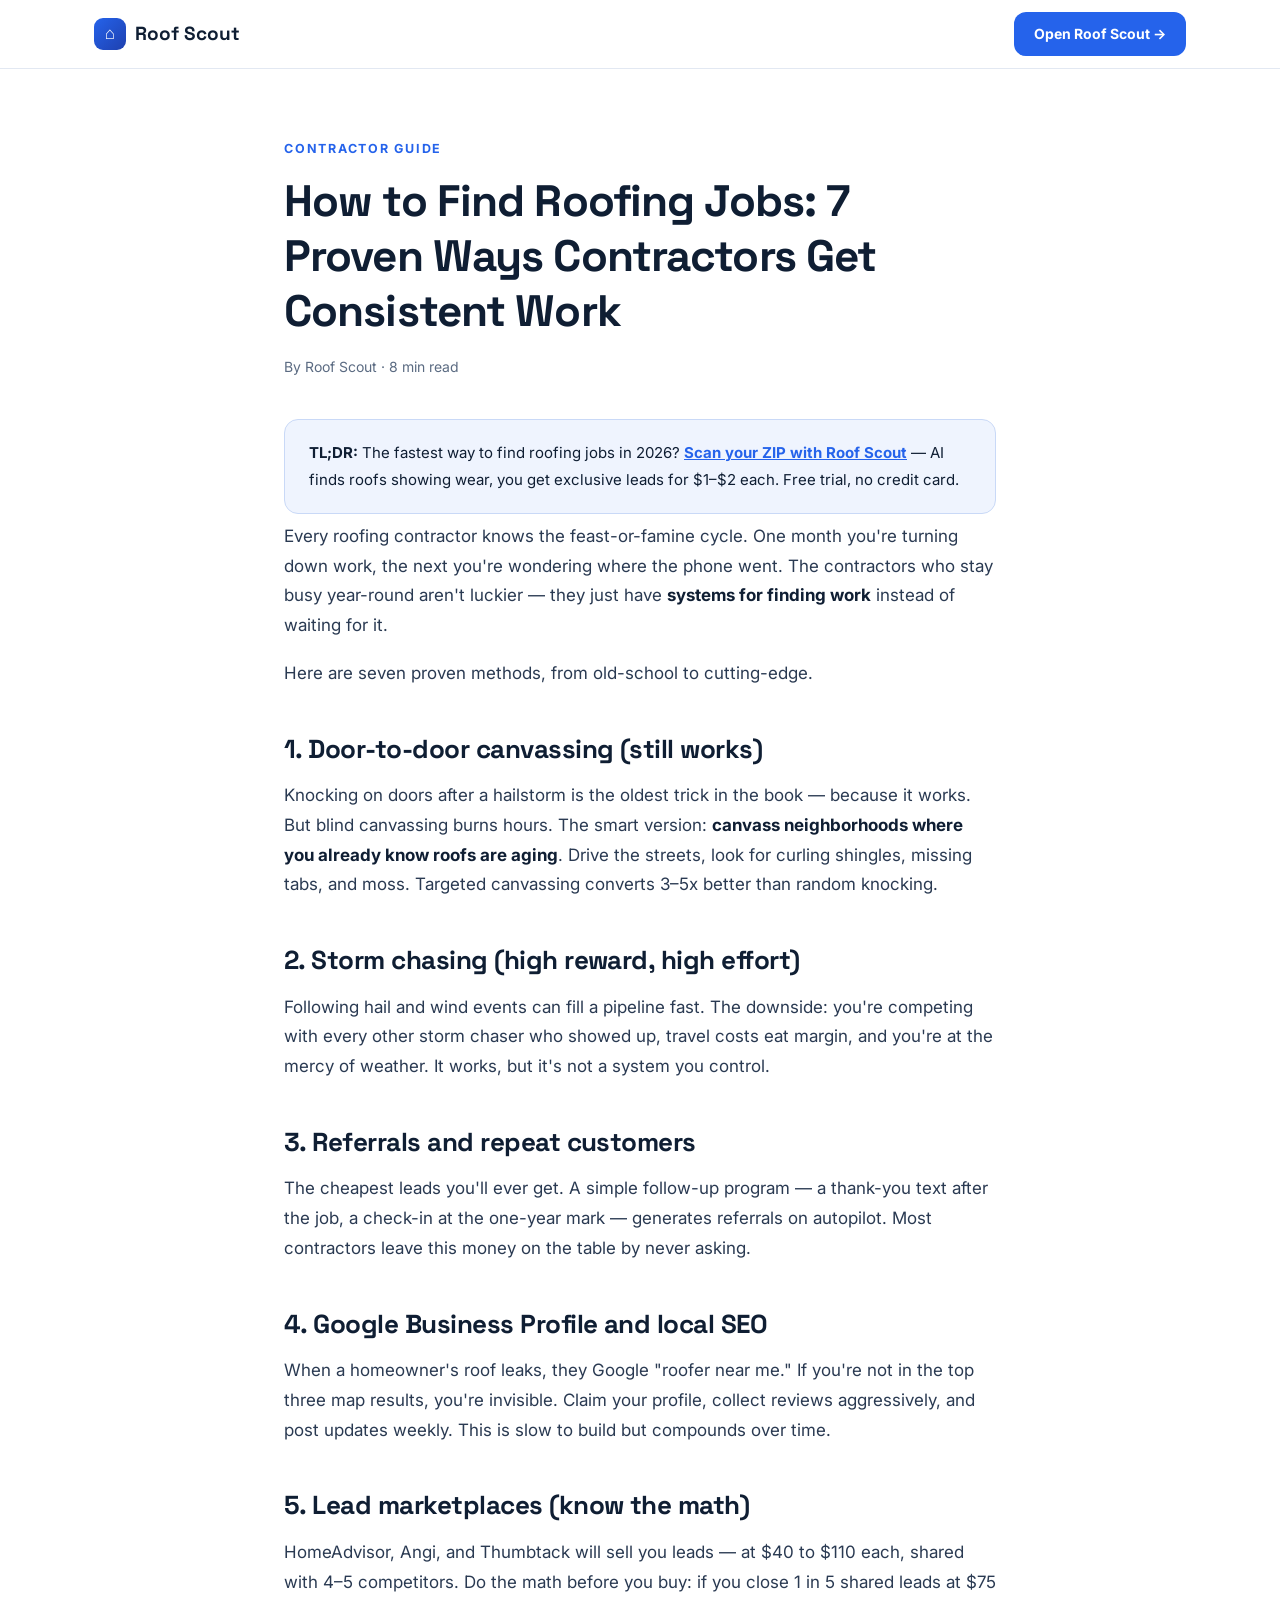
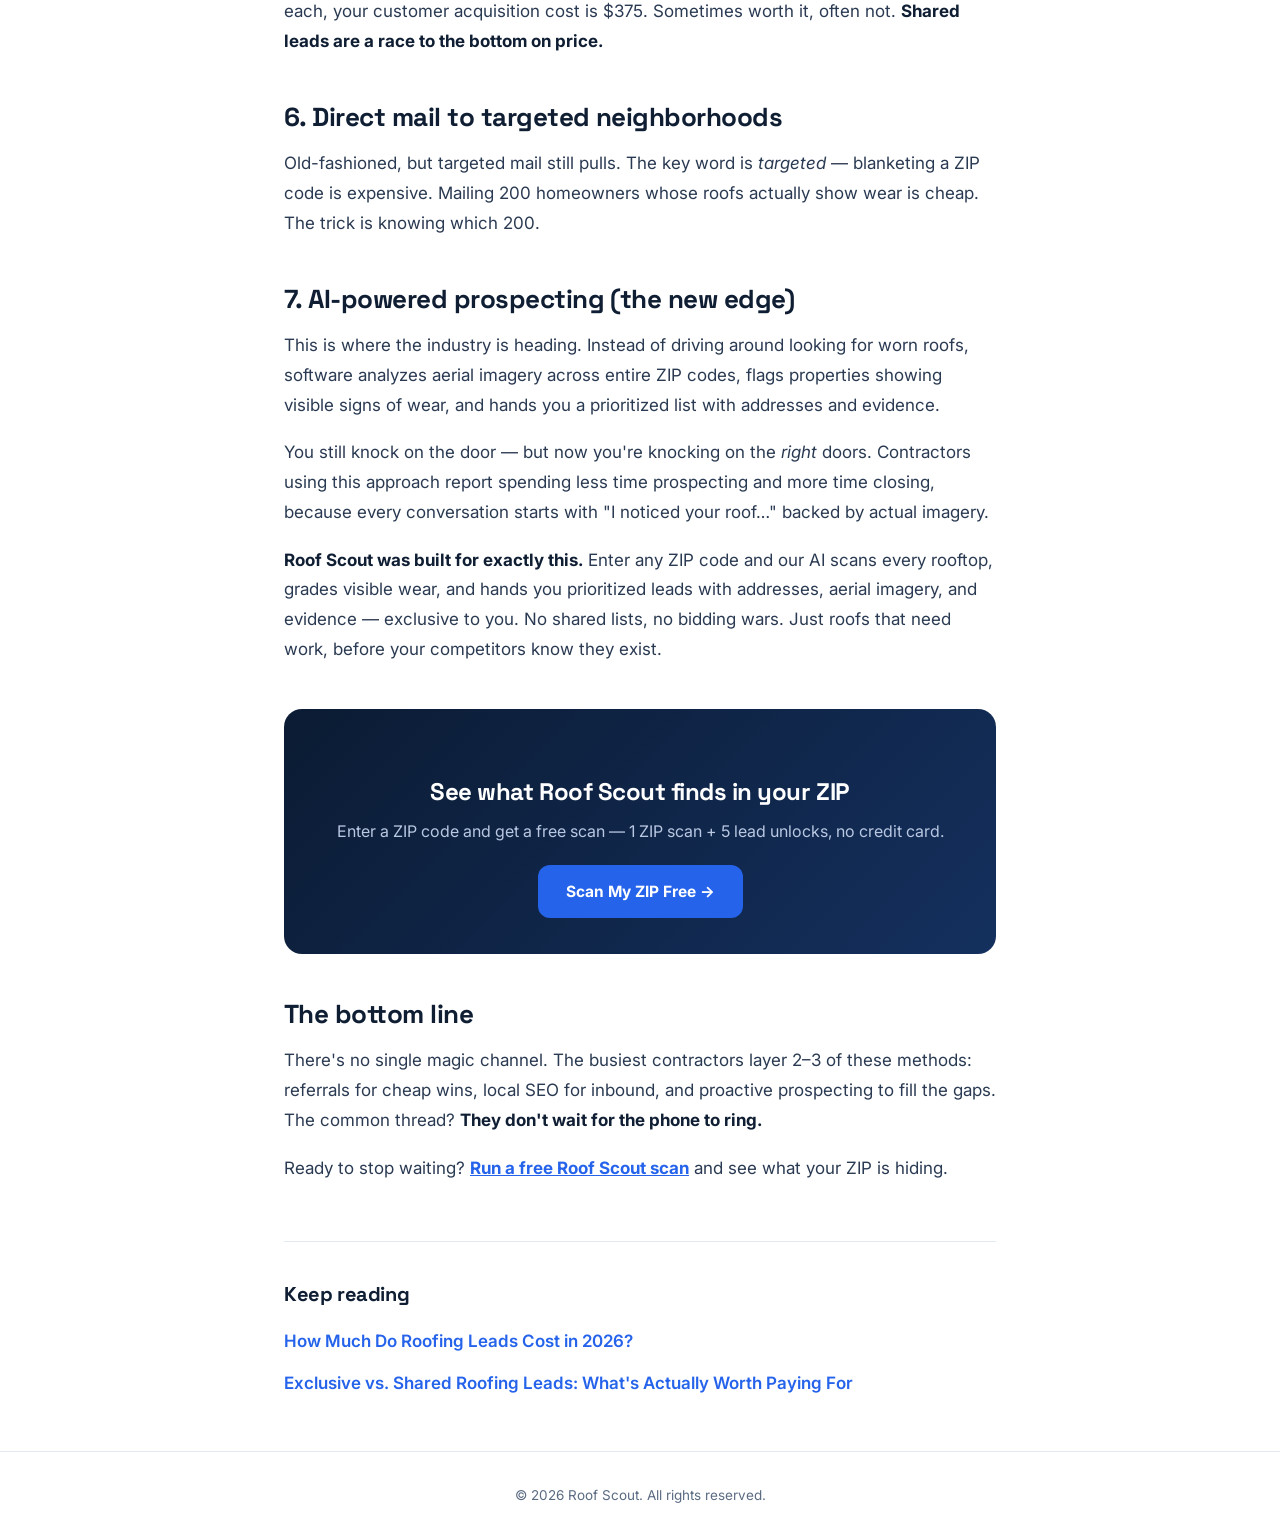
<file: static/blog/how-to-find-roofing-jobs.html>
<!DOCTYPE html>
<html lang="en">
<head>
<meta charset="UTF-8">
<meta name="viewport" content="width=device-width, initial-scale=1.0">
<title>How to Find Roofing Jobs: 7 Proven Ways Contractors Get Consistent Work | Roof Scout</title>
<meta name="description" content="Struggling to find roofing jobs? Here are 7 proven methods roofing contractors use to get consistent work — from canvassing to AI-powered prospecting.">
<meta property="og:title" content="How to Find Roofing Jobs: 7 Proven Ways Contractors Get Consistent Work">
<meta property="og:description" content="7 proven methods roofing contractors use to find consistent work in 2026.">
<meta property="og:type" content="article">
<link rel="preconnect" href="https://fonts.googleapis.com">
<link href="https://fonts.googleapis.com/css2?family=Inter:wght@400;500;600;700;800&family=Space+Grotesk:wght@500;600;700&display=swap" rel="stylesheet">
<style>
:root{--navy:#0B1B33;--blue:#2563EB;--blue-dark:#1D4ED8;--blue-soft:#EFF4FE;--bg-soft:#F5F8FC;--text:#0F1E33;--muted:#5B6B82;--border:#E2E8F2;--green:#16A34A;--radius:18px;--shadow:0 10px 34px rgba(11,27,51,.09)}
*{box-sizing:border-box;margin:0;padding:0}
body{font-family:'Inter',system-ui,sans-serif;color:var(--text);line-height:1.75;-webkit-font-smoothing:antialiased}
h1,h2,h3{font-family:'Space Grotesk','Inter',sans-serif;line-height:1.25;letter-spacing:-.02em}
.wrap{max-width:760px;margin:0 auto;padding:0 24px}
.nav{position:sticky;top:0;z-index:100;background:rgba(255,255,255,.92);backdrop-filter:blur(12px);border-bottom:1px solid var(--border)}
.nav .nwrap{max-width:1140px;margin:0 auto;padding:0 24px;display:flex;align-items:center;justify-content:space-between;height:68px}
.brand{display:flex;align-items:center;gap:9px;font-family:'Space Grotesk',sans-serif;font-weight:700;font-size:19px;color:var(--text);text-decoration:none}
.brand-mark{width:32px;height:32px;border-radius:9px;background:linear-gradient(135deg,var(--blue),#1e40af);color:#fff;display:flex;align-items:center;justify-content:center;font-size:17px}
.btn{display:inline-flex;align-items:center;justify-content:center;font-weight:700;border-radius:12px;text-decoration:none;cursor:pointer;border:none;font-family:'Inter',sans-serif;background:var(--blue);color:#fff;padding:10px 20px;font-size:14px;white-space:nowrap}
.btn:hover{background:var(--blue-dark)}
.article-hero{padding:64px 0 32px}
.article-hero .kicker{display:inline-block;font-size:12.5px;font-weight:700;letter-spacing:.14em;text-transform:uppercase;color:var(--blue);margin-bottom:14px}
.article-hero h1{font-size:clamp(30px,4.5vw,44px);margin-bottom:16px}
.meta{font-size:14px;color:var(--muted);margin-bottom:8px}
article{padding-bottom:40px}
article h2{font-size:26px;margin:44px 0 16px}
article h3{font-size:20px;margin:32px 0 12px}
article p{margin-bottom:18px;font-size:17px;color:#2a3a52}
article ul,article ol{margin:0 0 20px 24px;font-size:17px;color:#2a3a52}
article li{margin-bottom:10px}
article strong{color:var(--text)}
.cta-box{background:linear-gradient(135deg,#0B1B33,#14305e);border-radius:var(--radius);padding:36px;color:#fff;margin:44px 0;text-align:center}
.cta-box h3{font-size:24px;margin-bottom:10px;color:#fff}
.cta-box p{color:#b9c8e2;font-size:16px;margin-bottom:20px}
.cta-box .btn{font-size:15.5px;padding:13px 28px}
.related{border-top:1px solid var(--border);padding:40px 0}
.related h3{font-size:20px;margin-bottom:20px}
.related a{display:block;font-weight:600;color:var(--blue);text-decoration:none;font-size:17px;margin-bottom:12px}
.related a:hover{text-decoration:underline}
footer{border-top:1px solid var(--border);padding:32px 0;color:var(--muted);font-size:13.5px;text-align:center}
</style>
</head>
<body>
<nav class="nav"><div class="nwrap">
<a class="brand" href="/"><span class="brand-mark">⌂</span>Roof Scout</a>
<a class="btn" href="/app">Open Roof Scout →</a>
</div></nav>

<div class="wrap">
<div class="article-hero">
<span class="kicker">Contractor Guide</span>
<h1>How to Find Roofing Jobs: 7 Proven Ways Contractors Get Consistent Work</h1>
<p class="meta">By Roof Scout · 8 min read</p>
</div>

<div style="background:var(--blue-soft);border:1px solid #c9d9f7;border-radius:14px;padding:20px 24px;margin-bottom:8px;font-size:15px">
<strong>TL;DR:</strong> The fastest way to find roofing jobs in 2026? <a href="/app" style="color:var(--blue);font-weight:700">Scan your ZIP with Roof Scout</a> — AI finds roofs showing wear, you get exclusive leads for $1–$2 each. Free trial, no credit card.
</div>

<article>
<p>Every roofing contractor knows the feast-or-famine cycle. One month you're turning down work, the next you're wondering where the phone went. The contractors who stay busy year-round aren't luckier — they just have <strong>systems for finding work</strong> instead of waiting for it.</p>
<p>Here are seven proven methods, from old-school to cutting-edge.</p>

<h2>1. Door-to-door canvassing (still works)</h2>
<p>Knocking on doors after a hailstorm is the oldest trick in the book — because it works. But blind canvassing burns hours. The smart version: <strong>canvass neighborhoods where you already know roofs are aging</strong>. Drive the streets, look for curling shingles, missing tabs, and moss. Targeted canvassing converts 3–5x better than random knocking.</p>

<h2>2. Storm chasing (high reward, high effort)</h2>
<p>Following hail and wind events can fill a pipeline fast. The downside: you're competing with every other storm chaser who showed up, travel costs eat margin, and you're at the mercy of weather. It works, but it's not a system you control.</p>

<h2>3. Referrals and repeat customers</h2>
<p>The cheapest leads you'll ever get. A simple follow-up program — a thank-you text after the job, a check-in at the one-year mark — generates referrals on autopilot. Most contractors leave this money on the table by never asking.</p>

<h2>4. Google Business Profile and local SEO</h2>
<p>When a homeowner's roof leaks, they Google "roofer near me." If you're not in the top three map results, you're invisible. Claim your profile, collect reviews aggressively, and post updates weekly. This is slow to build but compounds over time.</p>

<h2>5. Lead marketplaces (know the math)</h2>
<p>HomeAdvisor, Angi, and Thumbtack will sell you leads — at $40 to $110 each, shared with 4–5 competitors. Do the math before you buy: if you close 1 in 5 shared leads at $75 each, your customer acquisition cost is $375. Sometimes worth it, often not. <strong>Shared leads are a race to the bottom on price.</strong></p>

<h2>6. Direct mail to targeted neighborhoods</h2>
<p>Old-fashioned, but targeted mail still pulls. The key word is <em>targeted</em> — blanketing a ZIP code is expensive. Mailing 200 homeowners whose roofs actually show wear is cheap. The trick is knowing which 200.</p>

<h2>7. AI-powered prospecting (the new edge)</h2>
<p>This is where the industry is heading. Instead of driving around looking for worn roofs, software analyzes aerial imagery across entire ZIP codes, flags properties showing visible signs of wear, and hands you a prioritized list with addresses and evidence.</p>
<p>You still knock on the door — but now you're knocking on the <em>right</em> doors. Contractors using this approach report spending less time prospecting and more time closing, because every conversation starts with "I noticed your roof…" backed by actual imagery.</p>
<p><strong>Roof Scout was built for exactly this.</strong> Enter any ZIP code and our AI scans every rooftop, grades visible wear, and hands you prioritized leads with addresses, aerial imagery, and evidence — exclusive to you. No shared lists, no bidding wars. Just roofs that need work, before your competitors know they exist.</p>

<div class="cta-box">
<h3>See what Roof Scout finds in your ZIP</h3>
<p>Enter a ZIP code and get a free scan — 1 ZIP scan + 5 lead unlocks, no credit card.</p>
<a class="btn" href="/app">Scan My ZIP Free →</a>
</div>

<h2>The bottom line</h2>
<p>There's no single magic channel. The busiest contractors layer 2–3 of these methods: referrals for cheap wins, local SEO for inbound, and proactive prospecting to fill the gaps. The common thread? <strong>They don't wait for the phone to ring.</strong></p>
<p>Ready to stop waiting? <a href="/app" style="color:var(--blue);font-weight:700">Run a free Roof Scout scan</a> and see what your ZIP is hiding.</p>
</article>

<div class="related">
<h3>Keep reading</h3>
<a href="/blog/roofing-lead-costs-2026">How Much Do Roofing Leads Cost in 2026?</a>
<a href="/blog/exclusive-vs-shared-roofing-leads">Exclusive vs. Shared Roofing Leads: What's Actually Worth Paying For</a>
</div>
</div>

<footer>© 2026 Roof Scout. All rights reserved.</footer>
</body>
</html>
</file>
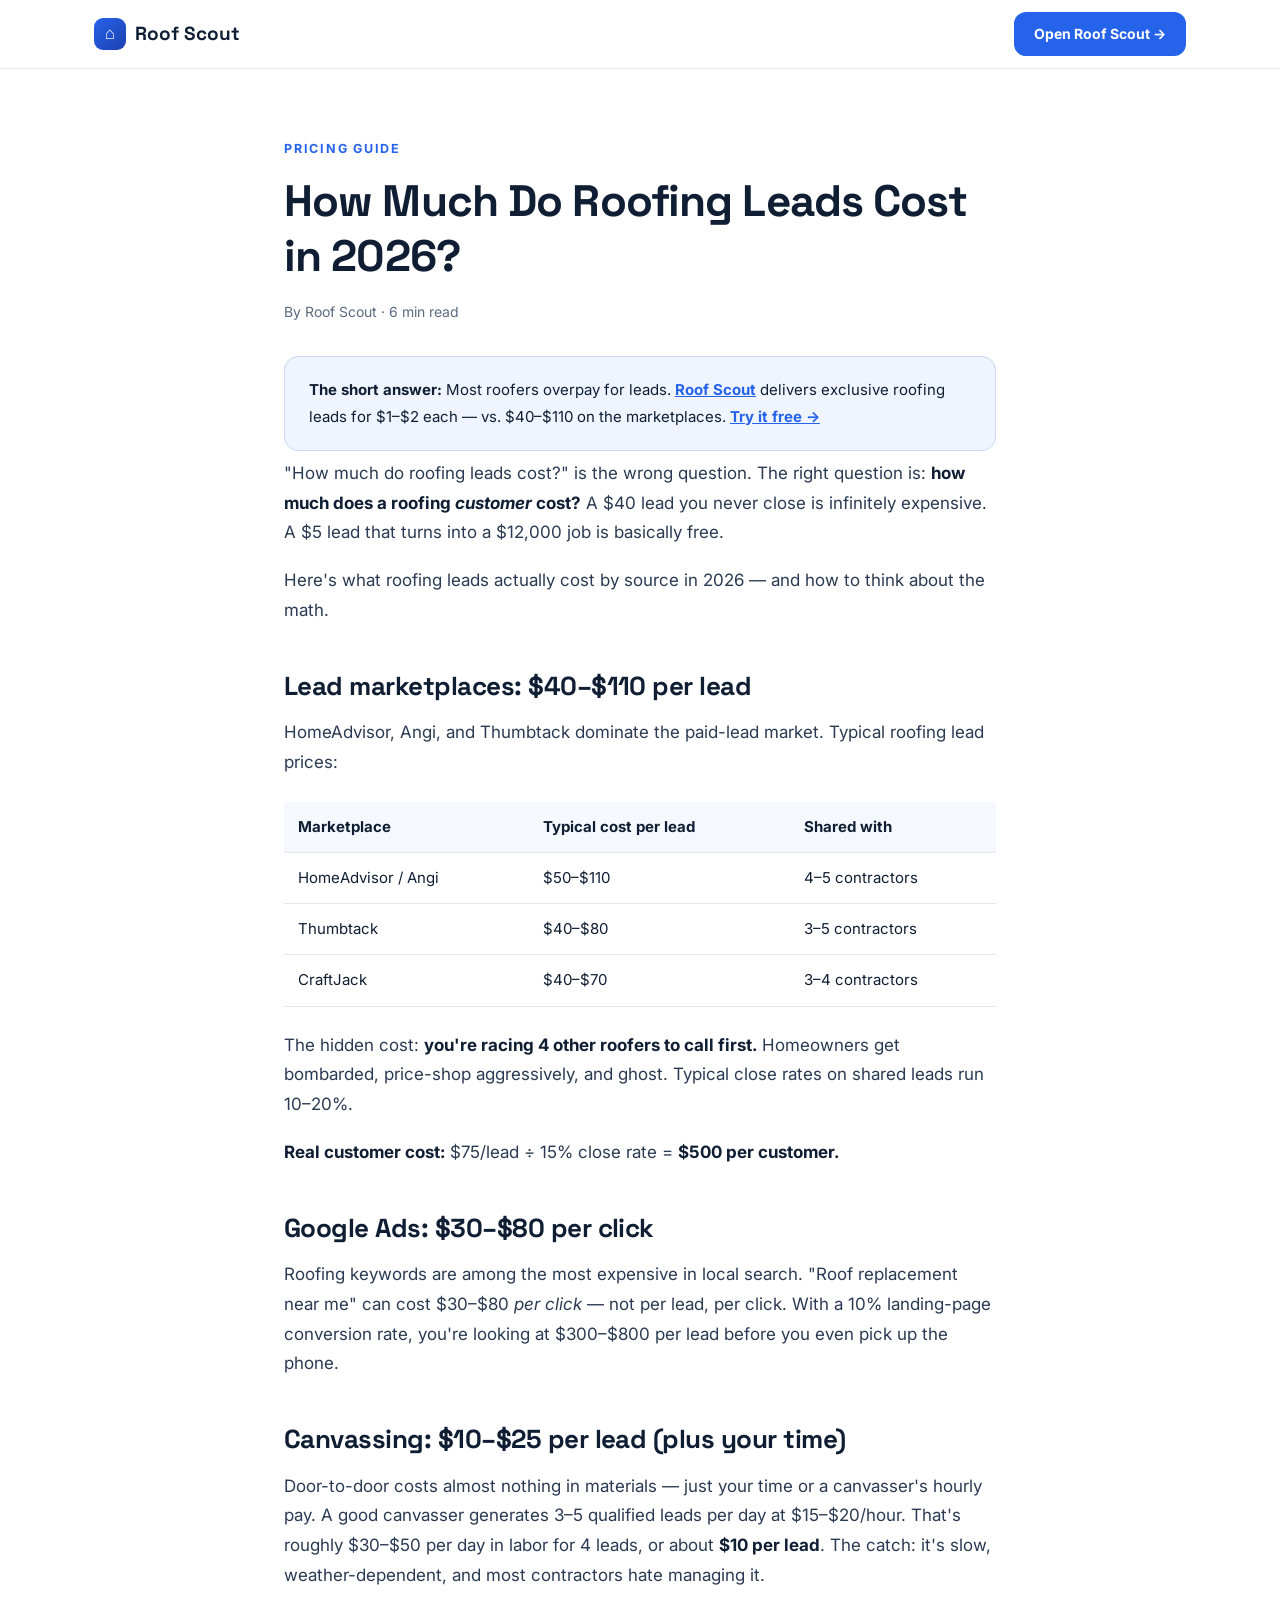
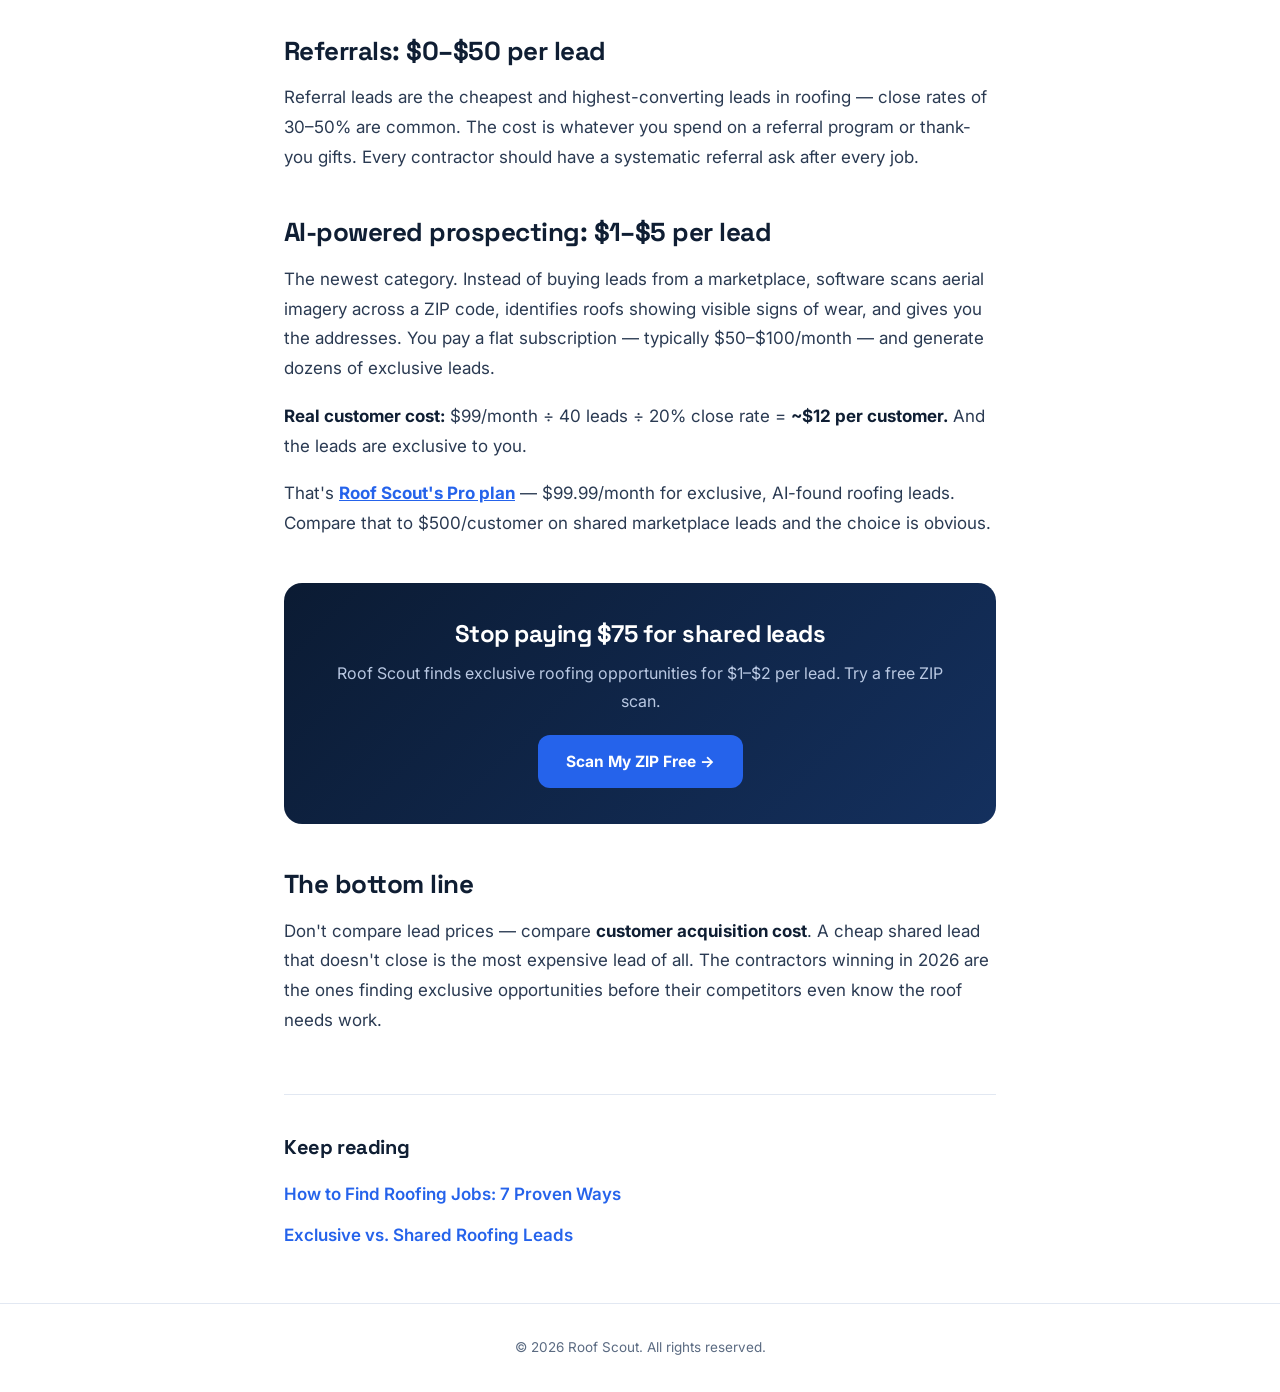
<file: static/blog/roofing-lead-costs-2026.html>
<!DOCTYPE html>
<html lang="en">
<head>
<meta charset="UTF-8">
<meta name="viewport" content="width=device-width, initial-scale=1.0">
<title>How Much Do Roofing Leads Cost in 2026? (Full Breakdown) | Roof Scout</title>
<meta name="description" content="Roofing leads cost $40–$110 on marketplaces, but the real cost depends on exclusivity, close rate, and source. Here's the full 2026 breakdown.">
<meta property="og:title" content="How Much Do Roofing Leads Cost in 2026?">
<meta property="og:description" content="The real cost of roofing leads by source — marketplaces, canvassing, SEO, and AI prospecting.">
<meta property="og:type" content="article">
<link rel="preconnect" href="https://fonts.googleapis.com">
<link href="https://fonts.googleapis.com/css2?family=Inter:wght@400;500;600;700;800&family=Space+Grotesk:wght@500;600;700&display=swap" rel="stylesheet">
<style>
:root{--navy:#0B1B33;--blue:#2563EB;--blue-dark:#1D4ED8;--blue-soft:#EFF4FE;--bg-soft:#F5F8FC;--text:#0F1E33;--muted:#5B6B82;--border:#E2E8F2;--green:#16A34A;--radius:18px}
*{box-sizing:border-box;margin:0;padding:0}
body{font-family:'Inter',system-ui,sans-serif;color:var(--text);line-height:1.75;-webkit-font-smoothing:antialiased}
h1,h2,h3{font-family:'Space Grotesk','Inter',sans-serif;line-height:1.25;letter-spacing:-.02em}
.wrap{max-width:760px;margin:0 auto;padding:0 24px}
.nav{position:sticky;top:0;z-index:100;background:rgba(255,255,255,.92);backdrop-filter:blur(12px);border-bottom:1px solid var(--border)}
.nav .nwrap{max-width:1140px;margin:0 auto;padding:0 24px;display:flex;align-items:center;justify-content:space-between;height:68px}
.brand{display:flex;align-items:center;gap:9px;font-family:'Space Grotesk',sans-serif;font-weight:700;font-size:19px;color:var(--text);text-decoration:none}
.brand-mark{width:32px;height:32px;border-radius:9px;background:linear-gradient(135deg,var(--blue),#1e40af);color:#fff;display:flex;align-items:center;justify-content:center;font-size:17px}
.btn{display:inline-flex;align-items:center;justify-content:center;font-weight:700;border-radius:12px;text-decoration:none;border:none;font-family:'Inter',sans-serif;background:var(--blue);color:#fff;padding:10px 20px;font-size:14px;white-space:nowrap}
.btn:hover{background:var(--blue-dark)}
.article-hero{padding:64px 0 32px}
.article-hero .kicker{display:inline-block;font-size:12.5px;font-weight:700;letter-spacing:.14em;text-transform:uppercase;color:var(--blue);margin-bottom:14px}
.article-hero h1{font-size:clamp(30px,4.5vw,44px);margin-bottom:16px}
.meta{font-size:14px;color:var(--muted)}
article{padding-bottom:40px}
article h2{font-size:26px;margin:44px 0 16px}
article p{margin-bottom:18px;font-size:17px;color:#2a3a52}
article ul{margin:0 0 20px 24px;font-size:17px;color:#2a3a52}
article li{margin-bottom:10px}
article strong{color:var(--text)}
table{width:100%;border-collapse:collapse;margin:24px 0;font-size:15px}
th,td{text-align:left;padding:12px 14px;border-bottom:1px solid var(--border)}
th{background:var(--bg-soft);font-weight:700}
.cta-box{background:linear-gradient(135deg,#0B1B33,#14305e);border-radius:var(--radius);padding:36px;color:#fff;margin:44px 0;text-align:center}
.cta-box h3{font-size:24px;margin-bottom:10px;color:#fff}
.cta-box p{color:#b9c8e2;font-size:16px;margin-bottom:20px}
.cta-box .btn{font-size:15.5px;padding:13px 28px}
.related{border-top:1px solid var(--border);padding:40px 0}
.related h3{font-size:20px;margin-bottom:20px}
.related a{display:block;font-weight:600;color:var(--blue);text-decoration:none;font-size:17px;margin-bottom:12px}
footer{border-top:1px solid var(--border);padding:32px 0;color:var(--muted);font-size:13.5px;text-align:center}
</style>
</head>
<body>
<nav class="nav"><div class="nwrap">
<a class="brand" href="/"><span class="brand-mark">⌂</span>Roof Scout</a>
<a class="btn" href="/app">Open Roof Scout →</a>
</div></nav>
<div class="wrap">
<div class="article-hero">
<span class="kicker">Pricing Guide</span>
<h1>How Much Do Roofing Leads Cost in 2026?</h1>
<p class="meta">By Roof Scout · 6 min read</p>
</div>

<div style="background:var(--blue-soft);border:1px solid #c9d9f7;border-radius:14px;padding:20px 24px;margin-bottom:8px;font-size:15px">
<strong>The short answer:</strong> Most roofers overpay for leads. <a href="/app" style="color:var(--blue);font-weight:700">Roof Scout</a> delivers exclusive roofing leads for $1–$2 each — vs. $40–$110 on the marketplaces. <a href="/app" style="color:var(--blue);font-weight:700">Try it free →</a>
</div>
<article>
<p>"How much do roofing leads cost?" is the wrong question. The right question is: <strong>how much does a roofing <em>customer</em> cost?</strong> A $40 lead you never close is infinitely expensive. A $5 lead that turns into a $12,000 job is basically free.</p>
<p>Here's what roofing leads actually cost by source in 2026 — and how to think about the math.</p>

<h2>Lead marketplaces: $40–$110 per lead</h2>
<p>HomeAdvisor, Angi, and Thumbtack dominate the paid-lead market. Typical roofing lead prices:</p>
<table>
<tr><th>Marketplace</th><th>Typical cost per lead</th><th>Shared with</th></tr>
<tr><td>HomeAdvisor / Angi</td><td>$50–$110</td><td>4–5 contractors</td></tr>
<tr><td>Thumbtack</td><td>$40–$80</td><td>3–5 contractors</td></tr>
<tr><td>CraftJack</td><td>$40–$70</td><td>3–4 contractors</td></tr>
</table>
<p>The hidden cost: <strong>you're racing 4 other roofers to call first.</strong> Homeowners get bombarded, price-shop aggressively, and ghost. Typical close rates on shared leads run 10–20%.</p>
<p><strong>Real customer cost:</strong> $75/lead ÷ 15% close rate = <strong>$500 per customer.</strong></p>

<h2>Google Ads: $30–$80 per click</h2>
<p>Roofing keywords are among the most expensive in local search. "Roof replacement near me" can cost $30–$80 <em>per click</em> — not per lead, per click. With a 10% landing-page conversion rate, you're looking at $300–$800 per lead before you even pick up the phone.</p>

<h2>Canvassing: $10–$25 per lead (plus your time)</h2>
<p>Door-to-door costs almost nothing in materials — just your time or a canvasser's hourly pay. A good canvasser generates 3–5 qualified leads per day at $15–$20/hour. That's roughly $30–$50 per day in labor for 4 leads, or about <strong>$10 per lead</strong>. The catch: it's slow, weather-dependent, and most contractors hate managing it.</p>

<h2>Referrals: $0–$50 per lead</h2>
<p>Referral leads are the cheapest and highest-converting leads in roofing — close rates of 30–50% are common. The cost is whatever you spend on a referral program or thank-you gifts. Every contractor should have a systematic referral ask after every job.</p>

<h2>AI-powered prospecting: $1–$5 per lead</h2>
<p>The newest category. Instead of buying leads from a marketplace, software scans aerial imagery across a ZIP code, identifies roofs showing visible signs of wear, and gives you the addresses. You pay a flat subscription — typically $50–$100/month — and generate dozens of exclusive leads.</p>
<p><strong>Real customer cost:</strong> $99/month ÷ 40 leads ÷ 20% close rate = <strong>~$12 per customer.</strong> And the leads are exclusive to you.</p>
<p>That's <a href="/app" style="color:var(--blue);font-weight:700">Roof Scout's Pro plan</a> — $99.99/month for exclusive, AI-found roofing leads. Compare that to $500/customer on shared marketplace leads and the choice is obvious.</p>

<div class="cta-box">
<h3>Stop paying $75 for shared leads</h3>
<p>Roof Scout finds exclusive roofing opportunities for $1–$2 per lead. Try a free ZIP scan.</p>
<a class="btn" href="/app">Scan My ZIP Free →</a>
</div>

<h2>The bottom line</h2>
<p>Don't compare lead prices — compare <strong>customer acquisition cost</strong>. A cheap shared lead that doesn't close is the most expensive lead of all. The contractors winning in 2026 are the ones finding exclusive opportunities before their competitors even know the roof needs work.</p>
</article>
<div class="related">
<h3>Keep reading</h3>
<a href="/blog/how-to-find-roofing-jobs">How to Find Roofing Jobs: 7 Proven Ways</a>
<a href="/blog/exclusive-vs-shared-roofing-leads">Exclusive vs. Shared Roofing Leads</a>
</div>
</div>
<footer>© 2026 Roof Scout. All rights reserved.</footer>
</body>
</html>
</file>
